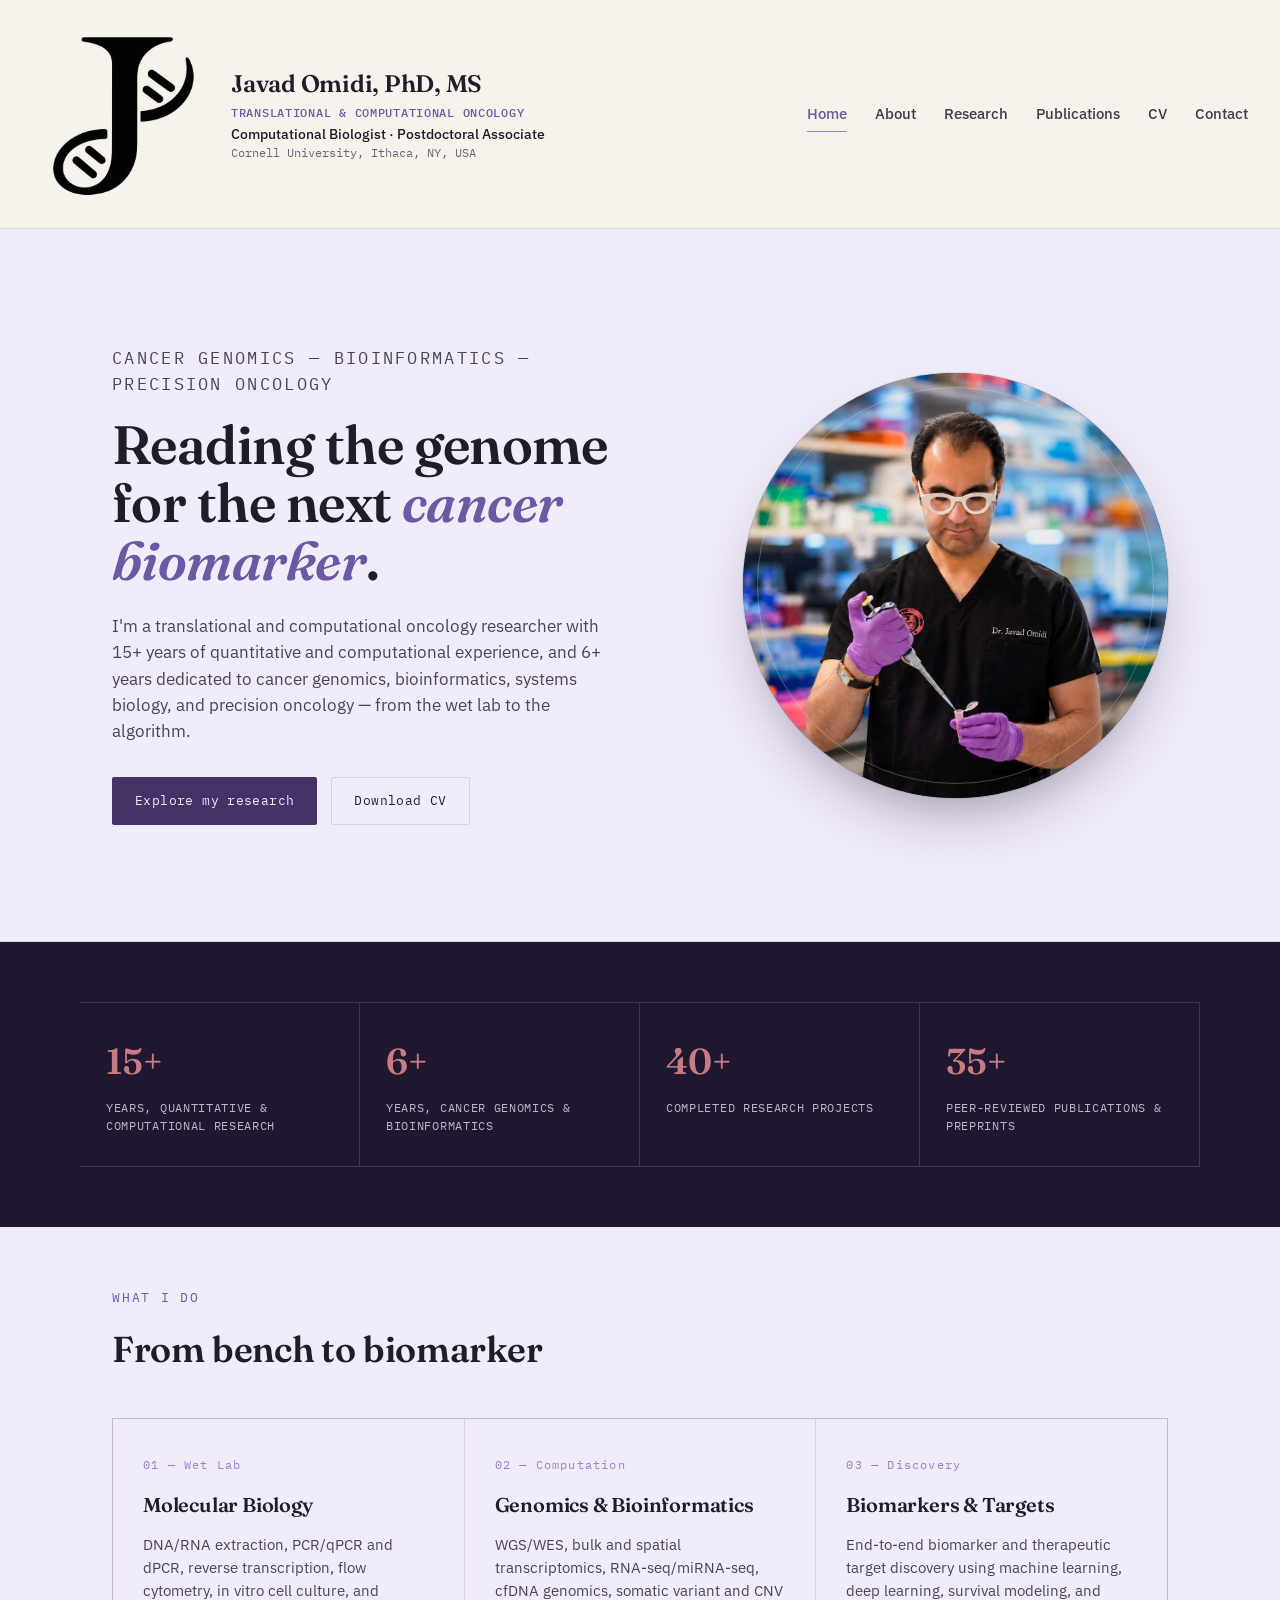
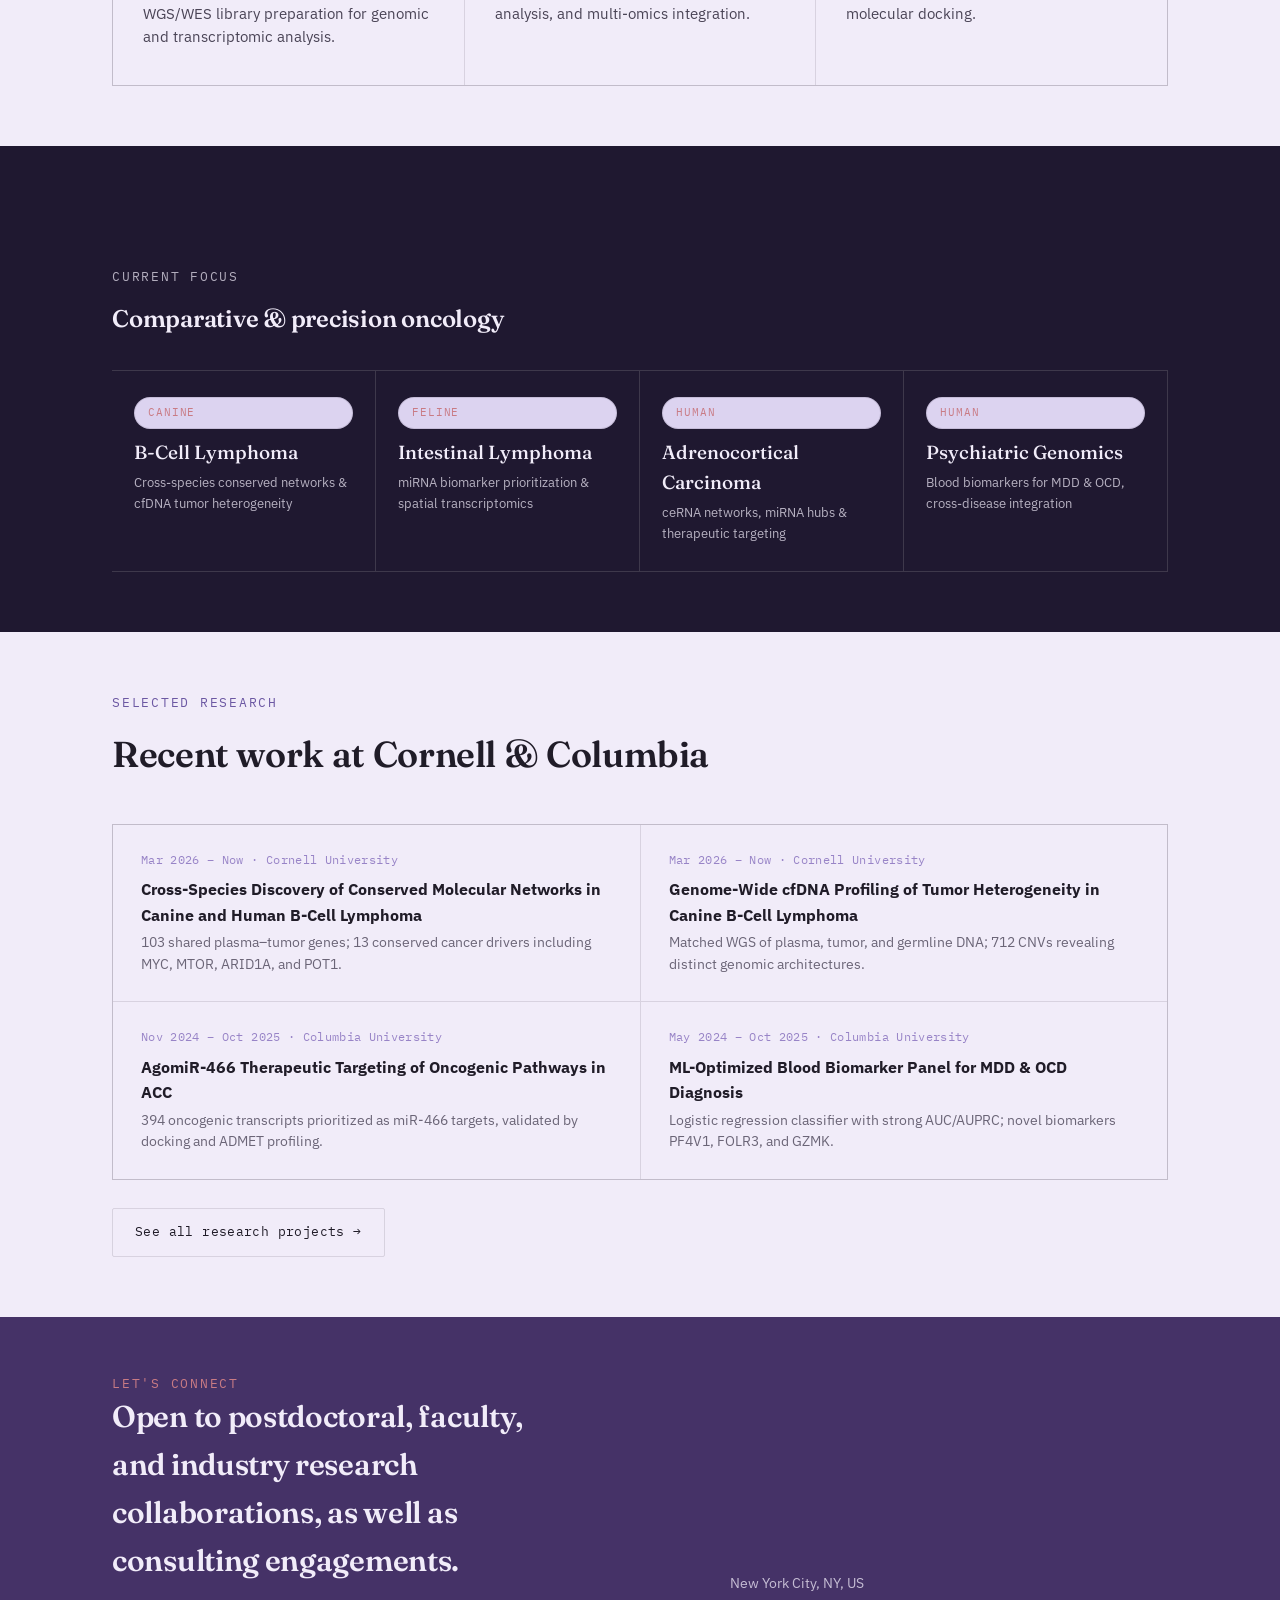
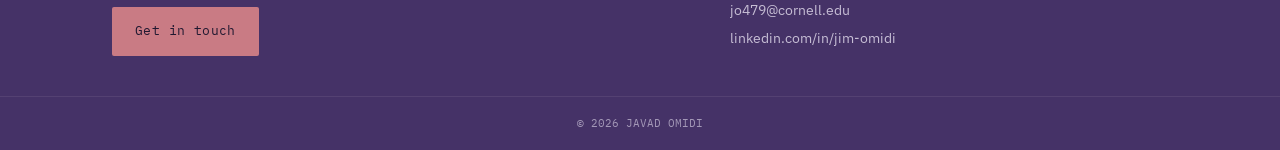
<file: index.html>
<!DOCTYPE html>
<html lang="en">
<head>
<meta charset="UTF-8">
<meta name="viewport" content="width=device-width, initial-scale=1.0">
<title>Javad Omidi, PhD — Translational &amp; Computational Oncology</title>
<meta name="description" content="Javad Omidi, PhD — Postdoctoral Associate at Columbia University / Cornell University. Cancer genomics, bioinformatics, biomarker discovery, and comparative oncology.">
<link rel="icon" type="image/png" sizes="32x32" href="favicon-32.png?v=4">
<link rel="icon" type="image/png" sizes="192x192" href="favicon-192.png?v=4">
<link rel="icon" type="image/png" sizes="512x512" href="favicon-512.png?v=4">
<link rel="icon" href="favicon.ico?v=4" sizes="any">
<link rel="apple-touch-icon" sizes="180x180" href="apple-touch-icon.png?v=4">
<link rel="stylesheet" href="css/style.css">
</head>
<body>

<nav>
  <div class="wrap">
    <a class="brand" href="index.html">
      <img src="images/logo.jpg" alt="Javad Omidi — logo">
      <div class="brand-text">
        <div class="brand-title">Javad Omidi, PhD, MS</div>
        <div class="brand-sub1">Translational &amp; Computational Oncology</div>
        <div class="brand-sub2">Computational Biologist &middot; Postdoctoral Associate</div>
        <div class="brand-sub3">Cornell University, Ithaca, NY, USA</div>
      </div>
    </a>
    <button class="nav-toggle" aria-label="Toggle menu"><span></span><span></span><span></span></button>
    <div class="nav-links">
      <a href="index.html" class="active">Home</a>
      <a href="about.html">About</a>
      <a href="research.html">Research</a>
      <a href="publications.html">Publications</a>
      <a href="cv.html">CV</a>
      <a href="contact.html">Contact</a>
    </div>
  </div>
</nav>

<section class="hero">
  <div class="wrap">
    <div>
      <p class="eyebrow">Cancer Genomics — Bioinformatics — Precision Oncology</p>
      <h1>Reading the genome for the next <em>cancer biomarker</em>.</h1>
      <p>I'm a translational and computational oncology researcher with 15+ years of quantitative and computational experience, and 6+ years dedicated to cancer genomics, bioinformatics, systems biology, and precision oncology — from the wet lab to the algorithm.</p>
      <div class="hero-cta">
        <a class="btn btn-primary" href="research.html">Explore my research</a>
        <a class="btn btn-ghost" href="files/Javad_Omidi_CV.pdf" target="_blank" rel="noopener">Download CV</a>
      </div>
    </div>
    <div class="scope home-slider" aria-label="Laboratory photo slideshow">
      <img class="scope-photo slide active" src="images/profile/home-1.jpg" alt="Javad Omidi performing pipetting in the laboratory">
      <img class="scope-photo slide" src="images/profile/home-2.jpg" alt="Javad Omidi in the laboratory">
      <img class="scope-photo slide" src="images/profile/home-3.jpg" alt="Javad Omidi conducting laboratory work">
      <div class="scope-ring"></div>
    </div>
  </div>
</section>

<section class="stat-strip">
  <div class="wrap" style="padding:0;">
    <div class="stat-row">
      <div class="stat"><div class="num">15+</div><div class="label">Years, Quantitative &amp; Computational Research</div></div>
      <div class="stat"><div class="num">6+</div><div class="label">Years, Cancer Genomics &amp; Bioinformatics</div></div>
      <div class="stat"><div class="num">40+</div><div class="label">Completed Research Projects</div></div>
      <div class="stat"><div class="num">35+</div><div class="label">Peer-Reviewed Publications &amp; Preprints</div></div>
    </div>
  </div>
</section>

<section>
  <div class="wrap">
    <div class="section-head">
      <p class="eyebrow">What I Do</p>
      <h2>From bench to biomarker</h2>
    </div>
    <div class="pillars">
      <div class="pillar">
        <div class="num">01 — Wet Lab</div>
        <h3>Molecular Biology</h3>
        <p>DNA/RNA extraction, PCR/qPCR and dPCR, reverse transcription, flow cytometry, in vitro cell culture, and WGS/WES library preparation for genomic and transcriptomic analysis.</p>
      </div>
      <div class="pillar">
        <div class="num">02 — Computation</div>
        <h3>Genomics &amp; Bioinformatics</h3>
        <p>WGS/WES, bulk and spatial transcriptomics, RNA-seq/miRNA-seq, cfDNA genomics, somatic variant and CNV analysis, and multi-omics integration.</p>
      </div>
      <div class="pillar">
        <div class="num">03 — Discovery</div>
        <h3>Biomarkers &amp; Targets</h3>
        <p>End-to-end biomarker and therapeutic target discovery using machine learning, deep learning, survival modeling, and molecular docking.</p>
      </div>
    </div>
  </div>
</section>

<section class="strip">
  <div class="wrap">
    <p class="eyebrow on-dark">Current Focus</p>
    <h2 style="margin-top:14px;">Comparative &amp; precision oncology</h2>
  </div>
  <div class="wrap" style="padding:0 32px;">
    <div class="species-row">
      <div class="species"><div class="tag">CANINE</div><h4>B-Cell Lymphoma</h4><p>Cross-species conserved networks &amp; cfDNA tumor heterogeneity</p></div>
      <div class="species"><div class="tag">FELINE</div><h4>Intestinal Lymphoma</h4><p>miRNA biomarker prioritization &amp; spatial transcriptomics</p></div>
      <div class="species"><div class="tag">HUMAN</div><h4>Adrenocortical Carcinoma</h4><p>ceRNA networks, miRNA hubs &amp; therapeutic targeting</p></div>
      <div class="species"><div class="tag">HUMAN</div><h4>Psychiatric Genomics</h4><p>Blood biomarkers for MDD &amp; OCD, cross-disease integration</p></div>
    </div>
  </div>
</section>

<section>
  <div class="wrap">
    <div class="section-head">
      <p class="eyebrow">Selected Research</p>
      <h2>Recent work at Cornell &amp; Columbia</h2>
    </div>
    <div class="cv-grid">
      <div class="cv-card">
        <div class="period">Mar 2026 – Now · Cornell University</div>
        <h4>Cross-Species Discovery of Conserved Molecular Networks in Canine and Human B-Cell Lymphoma</h4>
        <p>103 shared plasma–tumor genes; 13 conserved cancer drivers including MYC, MTOR, ARID1A, and POT1.</p>
      </div>
      <div class="cv-card">
        <div class="period">Mar 2026 – Now · Cornell University</div>
        <h4>Genome-Wide cfDNA Profiling of Tumor Heterogeneity in Canine B-Cell Lymphoma</h4>
        <p>Matched WGS of plasma, tumor, and germline DNA; 712 CNVs revealing distinct genomic architectures.</p>
      </div>
      <div class="cv-card">
        <div class="period">Nov 2024 – Oct 2025 · Columbia University</div>
        <h4>AgomiR-466 Therapeutic Targeting of Oncogenic Pathways in ACC</h4>
        <p>394 oncogenic transcripts prioritized as miR-466 targets, validated by docking and ADMET profiling.</p>
      </div>
      <div class="cv-card">
        <div class="period">May 2024 – Oct 2025 · Columbia University</div>
        <h4>ML-Optimized Blood Biomarker Panel for MDD &amp; OCD Diagnosis</h4>
        <p>Logistic regression classifier with strong AUC/AUPRC; novel biomarkers PF4V1, FOLR3, and GZMK.</p>
      </div>
    </div>
    <p style="margin-top:28px;"><a class="btn btn-ghost" href="research.html">See all research projects →</a></p>
  </div>
</section>

<footer id="join">
  <div class="wrap">
    <div>
      <p class="eyebrow" style="color:var(--eosin);">Let's Connect</p>
      <h2>Open to postdoctoral, faculty, and industry research collaborations, as well as consulting engagements.</h2>
      <a class="btn btn-primary" href="contact.html">Get in touch</a>
    </div>
    <div class="foot-meta">
      <div>New York City, NY, US</div>
      <div><a href="mailto:jo479@cornell.edu">jo479@cornell.edu</a></div>
      <div><a href="https://www.linkedin.com/in/jim-omidi" target="_blank" rel="noopener">linkedin.com/in/jim-omidi</a></div>
    </div>
  </div>
  <div class="foot-bottom">© 2026 JAVAD OMIDI</div>
</footer>

<script src="js/nav.js"></script>
</body>
</html>
</file>
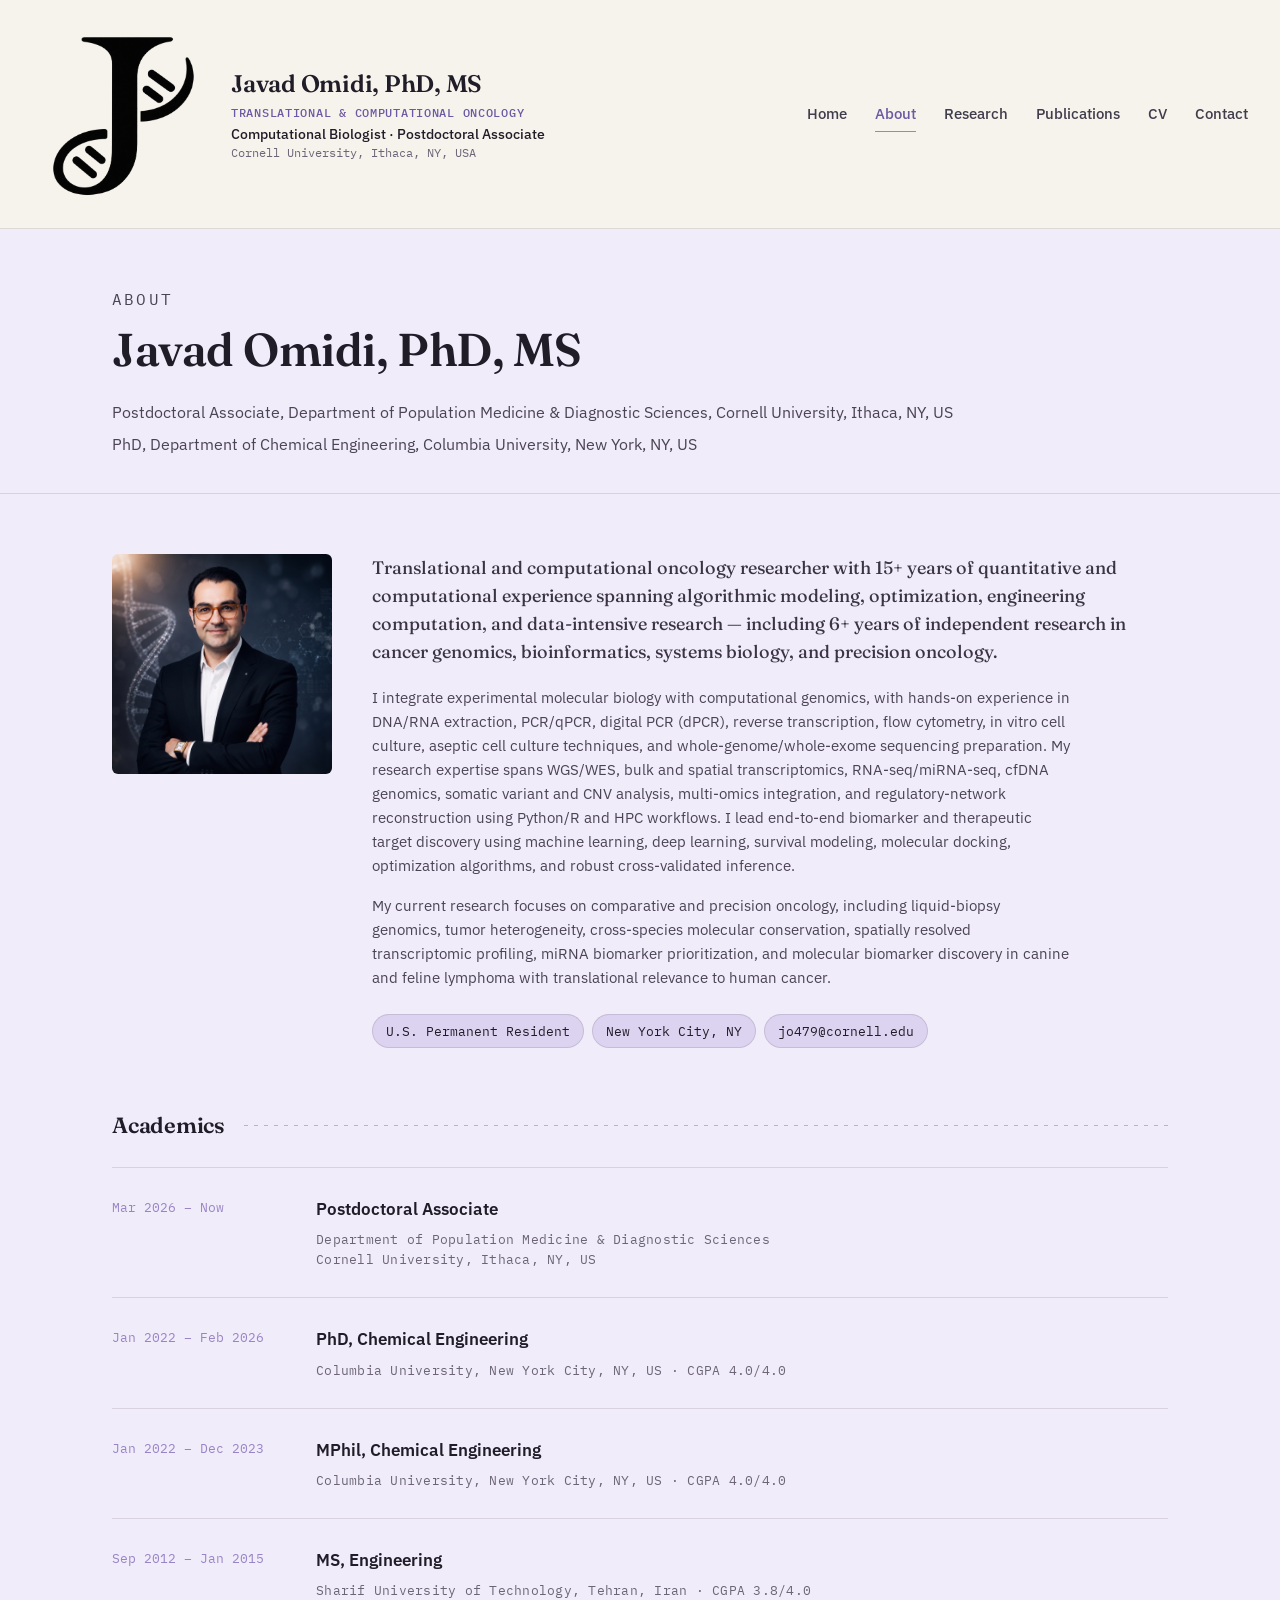
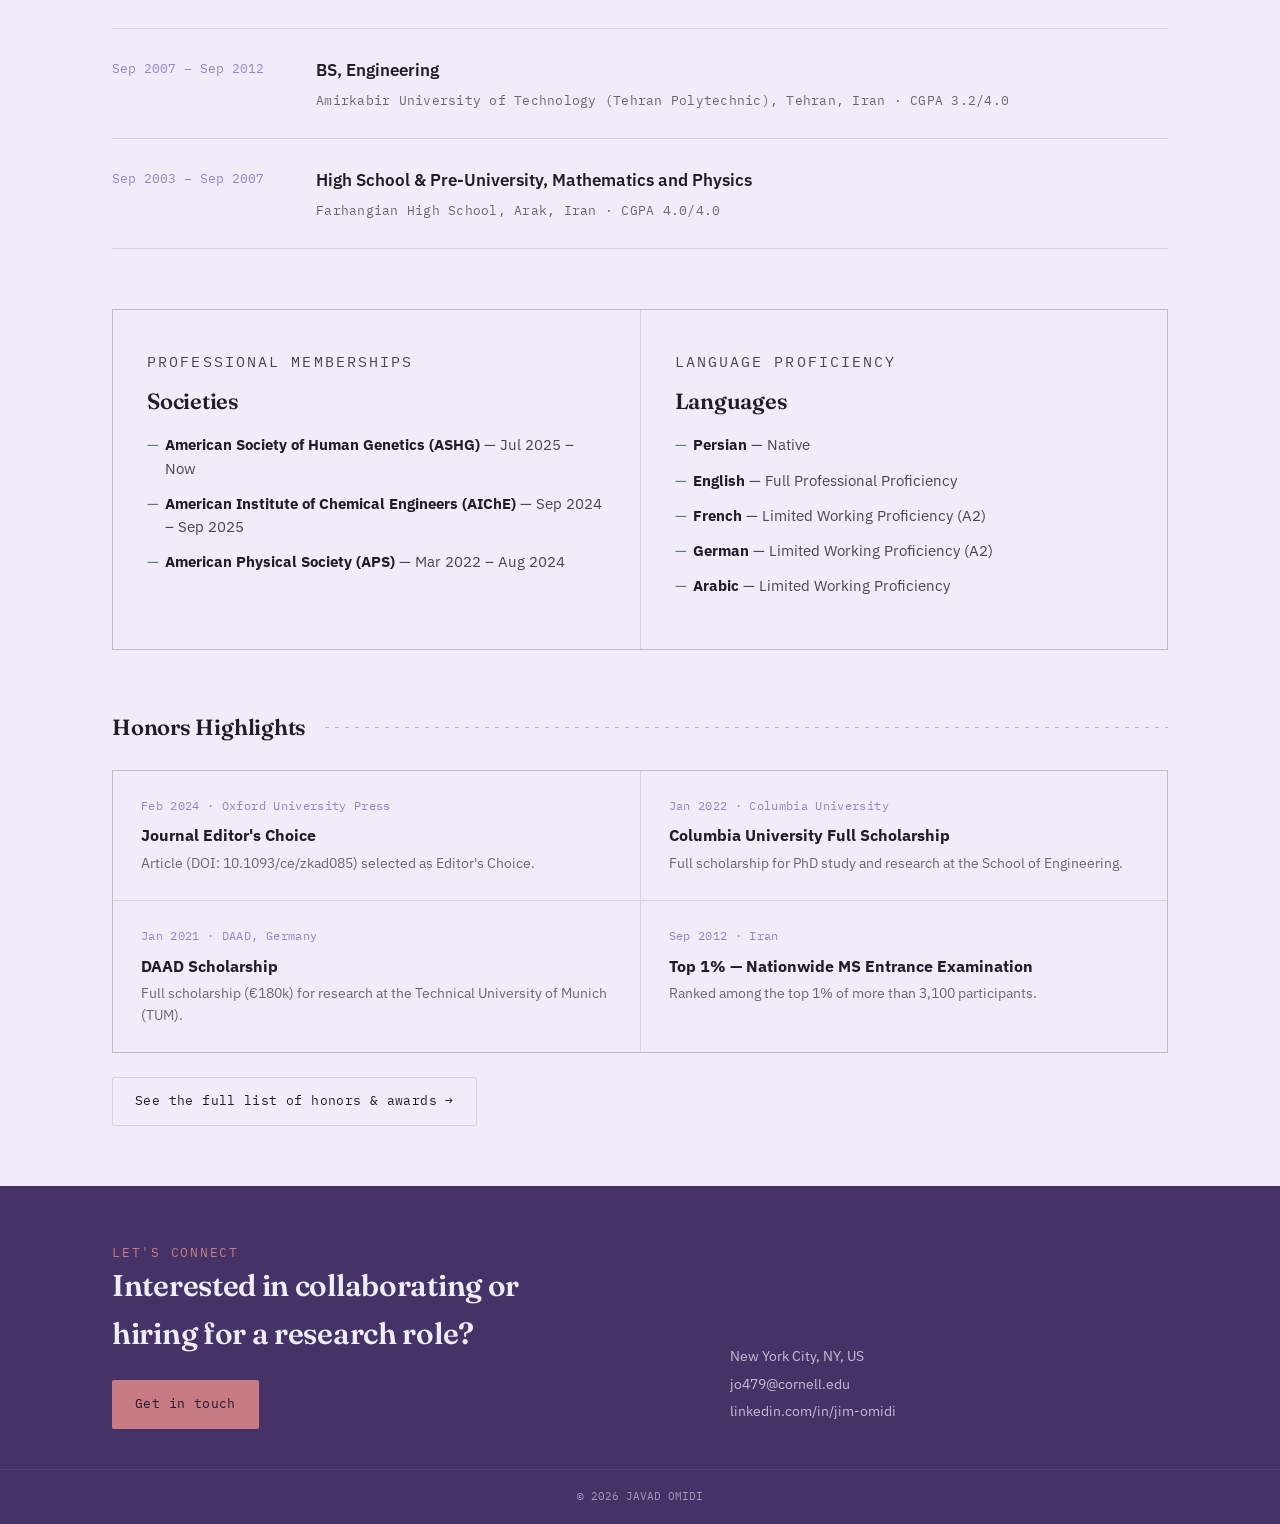
<file: about.html>
<!DOCTYPE html>
<html lang="en">
<head>
<meta charset="UTF-8">
<meta name="viewport" content="width=device-width, initial-scale=1.0">
<title>About — Javad Omidi, PhD</title>
<link rel="icon" type="image/png" sizes="32x32" href="favicon-32.png?v=4">
<link rel="icon" type="image/png" sizes="192x192" href="favicon-192.png?v=4">
<link rel="icon" type="image/png" sizes="512x512" href="favicon-512.png?v=4">
<link rel="icon" href="favicon.ico?v=4" sizes="any">
<link rel="apple-touch-icon" sizes="180x180" href="apple-touch-icon.png?v=4">
<link rel="stylesheet" href="css/style.css">
</head>
<body>

<nav>
  <div class="wrap">
    <a class="brand" href="index.html">
      <img src="images/logo.jpg" alt="Javad Omidi — logo">
      <div class="brand-text">
        <div class="brand-title">Javad Omidi, PhD, MS</div>
        <div class="brand-sub1">Translational &amp; Computational Oncology</div>
        <div class="brand-sub2">Computational Biologist &middot; Postdoctoral Associate</div>
        <div class="brand-sub3">Cornell University, Ithaca, NY, USA</div>
      </div>
    </a>
    <button class="nav-toggle" aria-label="Toggle menu"><span></span><span></span><span></span></button>
    <div class="nav-links">
      <a href="index.html">Home</a>
      <a href="about.html" class="active">About</a>
      <a href="research.html">Research</a>
      <a href="publications.html">Publications</a>
      <a href="cv.html">CV</a>
      <a href="contact.html">Contact</a>
    </div>
  </div>
</nav>

<header class="page-header">
  <div class="wrap">
    <p class="eyebrow">About</p>
    <h1>Javad Omidi, PhD, MS</h1>
    <p style="max-width:none;">Postdoctoral Associate, Department of Population Medicine &amp; Diagnostic Sciences, Cornell University, Ithaca, NY, US</p>
    <p style="margin-top:6px; max-width:none;">PhD, Department of Chemical Engineering, Columbia University, New York, NY, US</p>
  </div>
</header>

<section>
  <div class="wrap">
    <div class="profile-card">
      <div>
        <div class="profile-photo">
          <img src="images/profile/javad.jpg" alt="Javad Omidi" onerror="this.parentElement.innerHTML='&lt;span class=&quot;initials&quot;&gt;JO&lt;/span&gt;'">
        </div>
      </div>
      <div>
        <p class="about-lede">Translational and computational oncology researcher with 15+ years of quantitative and computational experience spanning algorithmic modeling, optimization, engineering computation, and data-intensive research — including 6+ years of independent research in cancer genomics, bioinformatics, systems biology, and precision oncology.</p>
        <p style="margin-top:20px; font-size:15px; color:#4a4456; max-width:700px;">I integrate experimental molecular biology with computational genomics, with hands-on experience in DNA/RNA extraction, PCR/qPCR, digital PCR (dPCR), reverse transcription, flow cytometry, in vitro cell culture, aseptic cell culture techniques, and whole-genome/whole-exome sequencing preparation. My research expertise spans WGS/WES, bulk and spatial transcriptomics, RNA-seq/miRNA-seq, cfDNA genomics, somatic variant and CNV analysis, multi-omics integration, and regulatory-network reconstruction using Python/R and HPC workflows. I lead end-to-end biomarker and therapeutic target discovery using machine learning, deep learning, survival modeling, molecular docking, optimization algorithms, and robust cross-validated inference.</p>
        <p style="margin-top:16px; font-size:15px; color:#4a4456; max-width:700px;">My current research focuses on comparative and precision oncology, including liquid-biopsy genomics, tumor heterogeneity, cross-species molecular conservation, spatially resolved transcriptomic profiling, miRNA biomarker prioritization, and molecular biomarker discovery in canine and feline lymphoma with translational relevance to human cancer.</p>
        <div class="tag-row" style="margin-top:24px;">
          <span class="tag">U.S. Permanent Resident</span>
          <span class="tag">New York City, NY</span>
          <span class="tag">jo479@cornell.edu</span>
        </div>
      </div>
    </div>
  </div>
</section>

<section style="padding-top:0;">
  <div class="wrap">
    <div class="sub-head"><h2>Academics</h2><div class="dots"></div></div>
    <div class="timeline">
      <div class="tl-item">
        <div class="period">Mar 2026 – Now</div>
        <div>
          <h4>Postdoctoral Associate</h4>
          <div class="org">Department of Population Medicine &amp; Diagnostic Sciences<br>Cornell University, Ithaca, NY, US</div>
        </div>
      </div>
      <div class="tl-item">
        <div class="period">Jan 2022 – Feb 2026</div>
        <div>
          <h4>PhD, Chemical Engineering</h4>
          <div class="org">Columbia University, New York City, NY, US · CGPA 4.0/4.0</div>
        </div>
      </div>
      <div class="tl-item">
        <div class="period">Jan 2022 – Dec 2023</div>
        <div>
          <h4>MPhil, Chemical Engineering</h4>
          <div class="org">Columbia University, New York City, NY, US · CGPA 4.0/4.0</div>
        </div>
      </div>
      <div class="tl-item">
        <div class="period">Sep 2012 – Jan 2015</div>
        <div>
          <h4>MS, Engineering</h4>
          <div class="org">Sharif University of Technology, Tehran, Iran · CGPA 3.8/4.0</div>
        </div>
      </div>
      <div class="tl-item">
        <div class="period">Sep 2007 – Sep 2012</div>
        <div>
          <h4>BS, Engineering</h4>
          <div class="org">Amirkabir University of Technology (Tehran Polytechnic), Tehran, Iran · CGPA 3.2/4.0</div>
        </div>
      </div>
      <div class="tl-item">
        <div class="period">Sep 2003 – Sep 2007</div>
        <div>
          <h4>High School &amp; Pre-University, Mathematics and Physics</h4>
          <div class="org">Farhangian High School, Arak, Iran · CGPA 4.0/4.0</div>
        </div>
      </div>
    </div>
  </div>
</section>

<section style="padding-top:0;">
  <div class="wrap">
    <div class="mvv-grid">
      <div class="mvv-card">
        <p class="eyebrow">Professional Memberships</p>
        <h3>Societies</h3>
        <ul>
          <li><b>American Society of Human Genetics (ASHG)</b> — Jul 2025 – Now</li>
          <li><b>American Institute of Chemical Engineers (AIChE)</b> — Sep 2024 – Sep 2025</li>
          <li><b>American Physical Society (APS)</b> — Mar 2022 – Aug 2024</li>
        </ul>
      </div>
      <div class="mvv-card">
        <p class="eyebrow">Language Proficiency</p>
        <h3>Languages</h3>
        <ul>
          <li><b>Persian</b> — Native</li>
          <li><b>English</b> — Full Professional Proficiency</li>
          <li><b>French</b> — Limited Working Proficiency (A2)</li>
          <li><b>German</b> — Limited Working Proficiency (A2)</li>
          <li><b>Arabic</b> — Limited Working Proficiency</li>
        </ul>
      </div>
    </div>
  </div>
</section>

<section style="padding-top:0;">
  <div class="wrap">
    <div class="sub-head"><h2>Honors Highlights</h2><div class="dots"></div></div>
    <div class="cv-grid">
      <div class="cv-card">
        <div class="period">Feb 2024 · Oxford University Press</div>
        <h4>Journal Editor's Choice</h4>
        <p>Article (DOI: 10.1093/ce/zkad085) selected as Editor's Choice.</p>
      </div>
      <div class="cv-card">
        <div class="period">Jan 2022 · Columbia University</div>
        <h4>Columbia University Full Scholarship</h4>
        <p>Full scholarship for PhD study and research at the School of Engineering.</p>
      </div>
      <div class="cv-card">
        <div class="period">Jan 2021 · DAAD, Germany</div>
        <h4>DAAD Scholarship</h4>
        <p>Full scholarship (€180k) for research at the Technical University of Munich (TUM).</p>
      </div>
      <div class="cv-card">
        <div class="period">Sep 2012 · Iran</div>
        <h4>Top 1% — Nationwide MS Entrance Examination</h4>
        <p>Ranked among the top 1% of more than 3,100 participants.</p>
      </div>
    </div>
    <p style="margin-top:24px;"><a class="btn btn-ghost" href="cv.html#awards">See the full list of honors &amp; awards →</a></p>
  </div>
</section>

<footer id="join">
  <div class="wrap">
    <div>
      <p class="eyebrow" style="color:var(--eosin);">Let's Connect</p>
      <h2>Interested in collaborating or hiring for a research role?</h2>
      <a class="btn btn-primary" href="contact.html">Get in touch</a>
    </div>
    <div class="foot-meta">
      <div>New York City, NY, US</div>
      <div><a href="mailto:jo479@cornell.edu">jo479@cornell.edu</a></div>
      <div><a href="https://www.linkedin.com/in/jim-omidi" target="_blank" rel="noopener">linkedin.com/in/jim-omidi</a></div>
    </div>
  </div>
  <div class="foot-bottom">© 2026 JAVAD OMIDI</div>
</footer>

<script src="js/nav.js"></script>
</body>
</html>
</file>
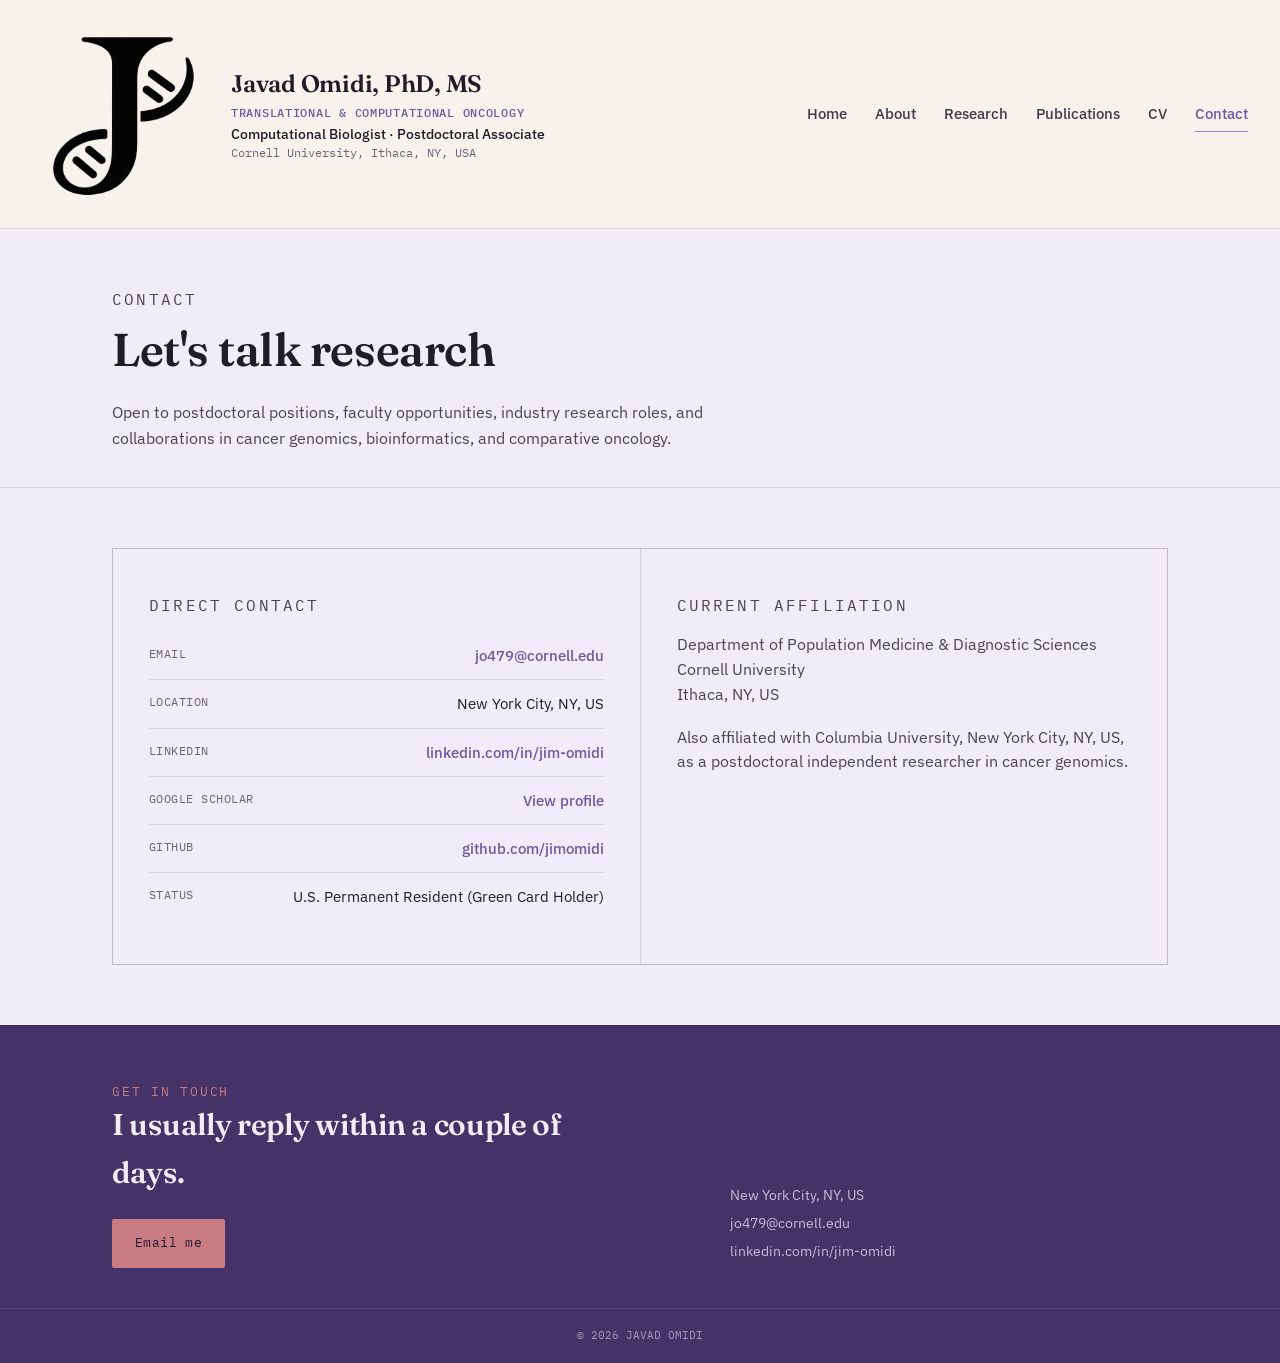
<file: contact.html>
<!DOCTYPE html>
<html lang="en">
<head>
<meta charset="UTF-8">
<meta name="viewport" content="width=device-width, initial-scale=1.0">
<title>Contact — Javad Omidi, PhD</title>
<link rel="icon" type="image/png" sizes="32x32" href="favicon-32.png?v=4">
<link rel="icon" type="image/png" sizes="192x192" href="favicon-192.png?v=4">
<link rel="icon" type="image/png" sizes="512x512" href="favicon-512.png?v=4">
<link rel="icon" href="favicon.ico?v=4" sizes="any">
<link rel="apple-touch-icon" sizes="180x180" href="apple-touch-icon.png?v=4">
<link rel="stylesheet" href="css/style.css">
</head>
<body>

<nav>
  <div class="wrap">
    <a class="brand" href="index.html">
      <img src="images/logo.jpg" alt="Javad Omidi — logo">
      <div class="brand-text">
        <div class="brand-title">Javad Omidi, PhD, MS</div>
        <div class="brand-sub1">Translational &amp; Computational Oncology</div>
        <div class="brand-sub2">Computational Biologist &middot; Postdoctoral Associate</div>
        <div class="brand-sub3">Cornell University, Ithaca, NY, USA</div>
      </div>
    </a>
    <button class="nav-toggle" aria-label="Toggle menu"><span></span><span></span><span></span></button>
    <div class="nav-links">
      <a href="index.html">Home</a>
      <a href="about.html">About</a>
      <a href="research.html">Research</a>
      <a href="publications.html">Publications</a>
      <a href="cv.html">CV</a>
      <a href="contact.html" class="active">Contact</a>
    </div>
  </div>
</nav>

<header class="page-header">
  <div class="wrap">
    <p class="eyebrow">Contact</p>
    <h1>Let's talk research</h1>
    <p>Open to postdoctoral positions, faculty opportunities, industry research roles, and collaborations in cancer genomics, bioinformatics, and comparative oncology.</p>
  </div>
</header>

<section>
  <div class="wrap">
    <div class="contact-grid">
      <div class="contact-card">
        <p class="eyebrow">Direct Contact</p>
        <div class="row"><span>Email</span><a href="mailto:jo479@cornell.edu">jo479@cornell.edu</a></div>
        <div class="row"><span>Location</span><span>New York City, NY, US</span></div>
        <div class="row"><span>LinkedIn</span><a href="https://www.linkedin.com/in/jim-omidi" target="_blank" rel="noopener">linkedin.com/in/jim-omidi</a></div>
        <div class="row"><span>Google Scholar</span><a href="https://scholar.google.com/citations?hl=en&user=js_0cNoAAAAJ&view_op=list_works&sortby=pubdate" target="_blank" rel="noopener">View profile</a></div>
        <div class="row"><span>GitHub</span><a href="https://github.com/jimomidi" target="_blank" rel="noopener">github.com/jimomidi</a></div>
        <div class="row"><span>Status</span><span>U.S. Permanent Resident (Green Card Holder)</span></div>
      </div>
      <div class="contact-card">
        <p class="eyebrow">Current Affiliation</p>
        <address>
          Department of Population Medicine &amp; Diagnostic Sciences<br>
          Cornell University<br>
          Ithaca, NY, US
        </address>
        <p style="margin-top:18px;">Also affiliated with Columbia University, New York City, NY, US, as a postdoctoral independent researcher in cancer genomics.</p>
      </div>
    </div>
  </div>
</section>

<footer id="join">
  <div class="wrap">
    <div>
      <p class="eyebrow" style="color:var(--eosin);">Get In Touch</p>
      <h2>I usually reply within a couple of days.</h2>
      <a class="btn btn-primary" href="mailto:jo479@cornell.edu">Email me</a>
    </div>
    <div class="foot-meta">
      <div>New York City, NY, US</div>
      <div><a href="mailto:jo479@cornell.edu">jo479@cornell.edu</a></div>
      <div><a href="https://www.linkedin.com/in/jim-omidi" target="_blank" rel="noopener">linkedin.com/in/jim-omidi</a></div>
    </div>
  </div>
  <div class="foot-bottom">© 2026 JAVAD OMIDI</div>
</footer>

<script src="js/nav.js"></script>
</body>
</html>
</file>
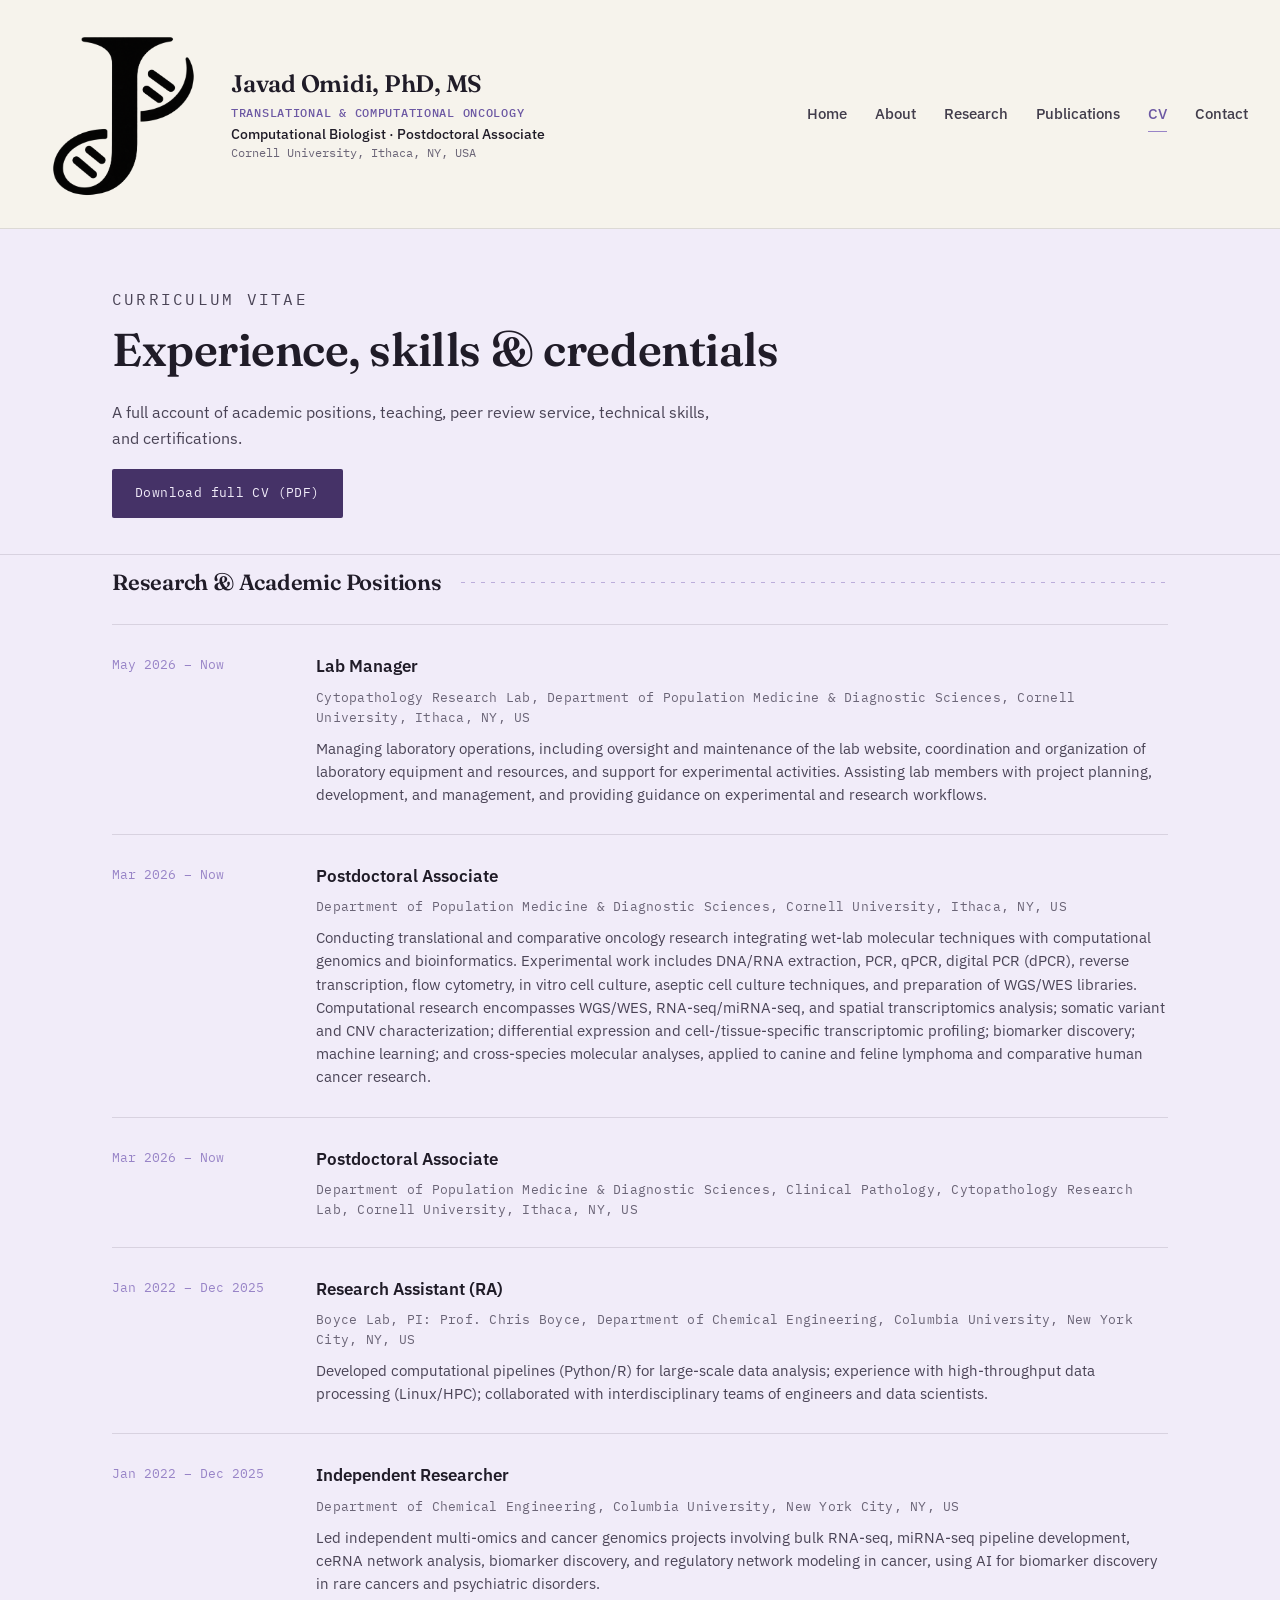
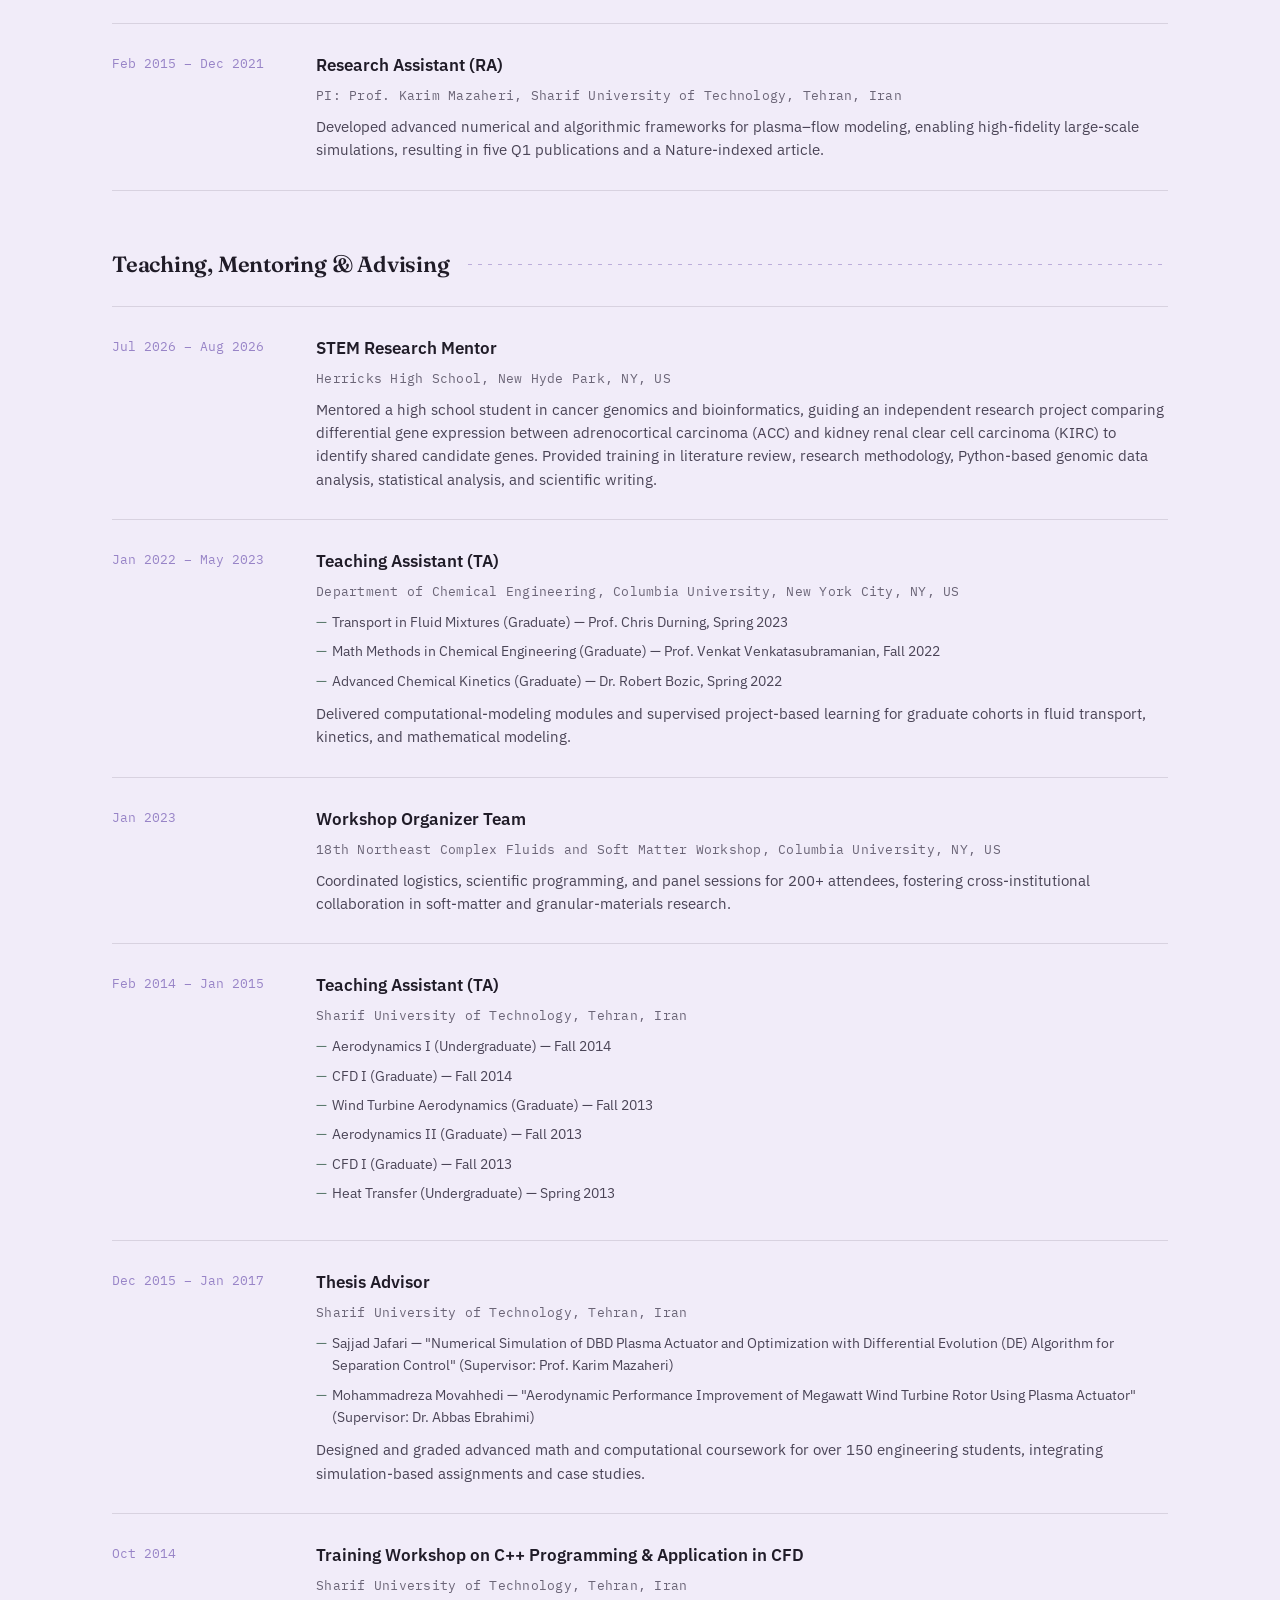
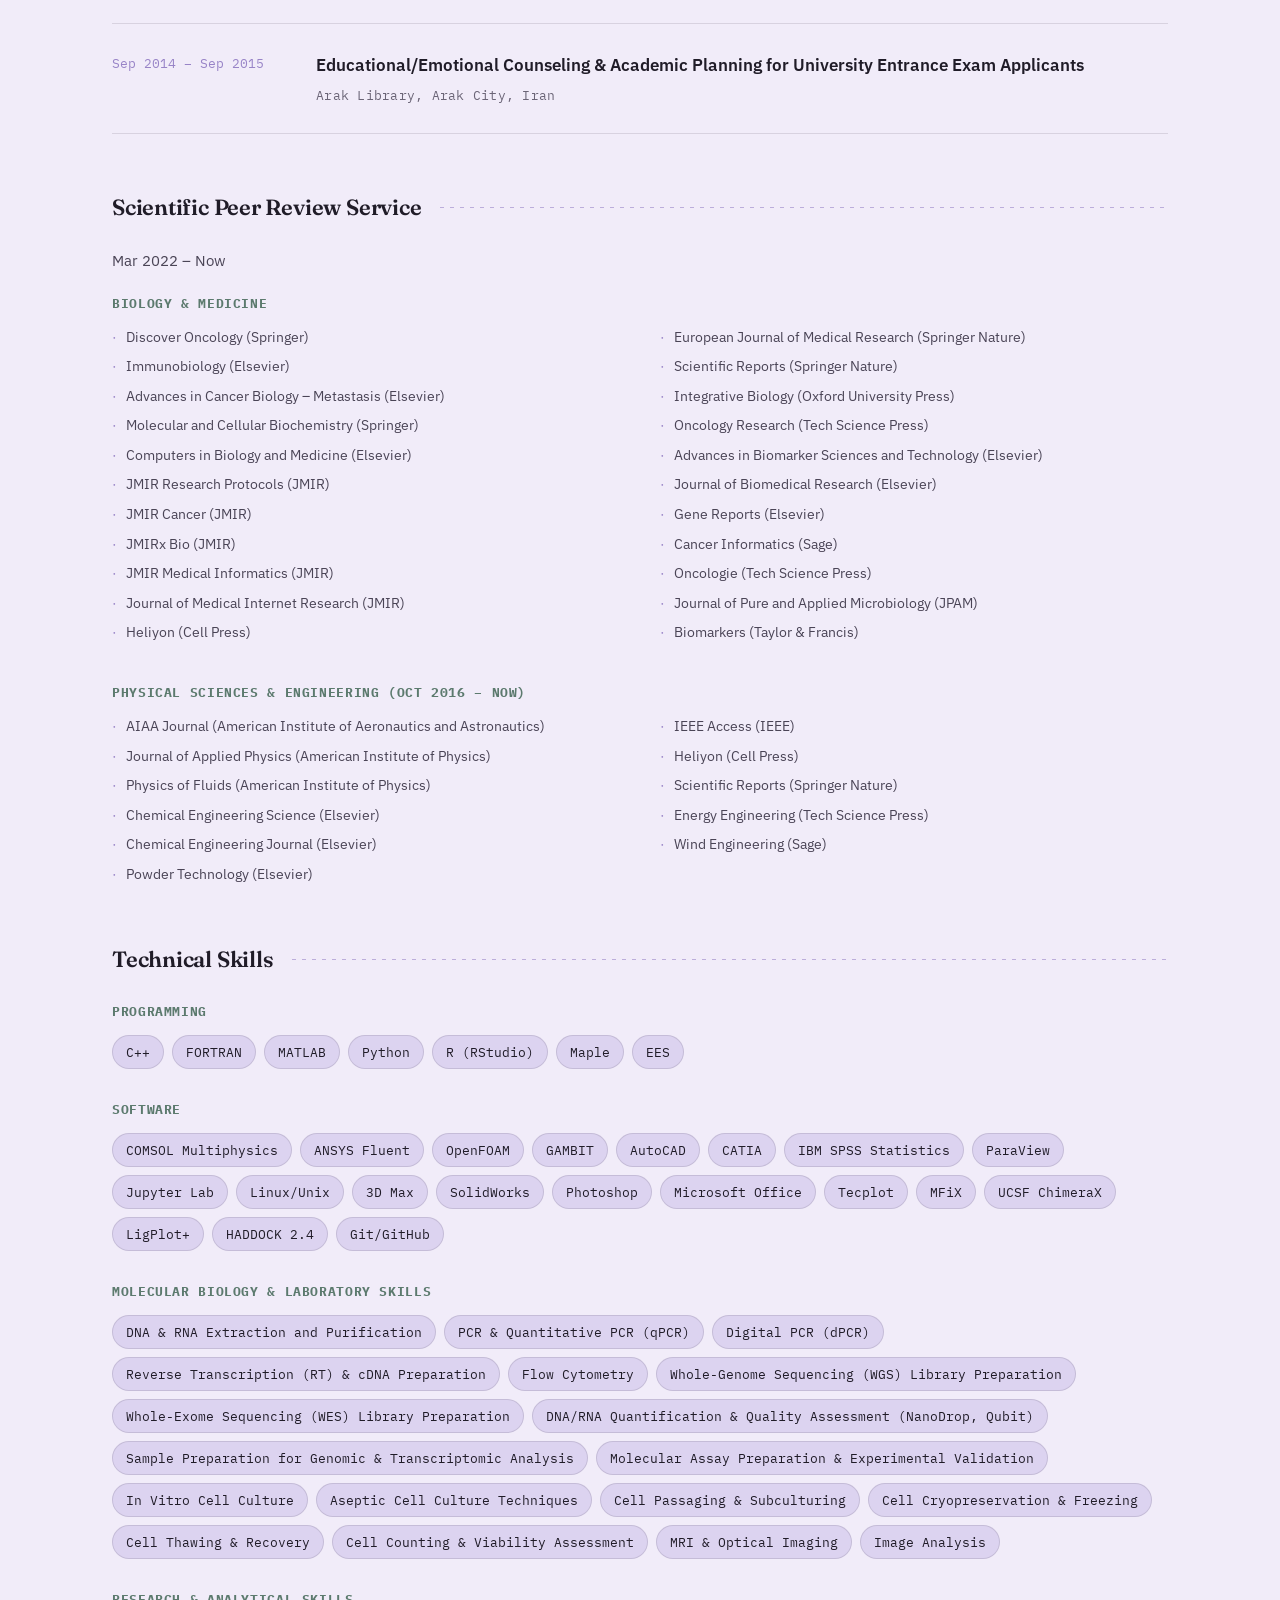
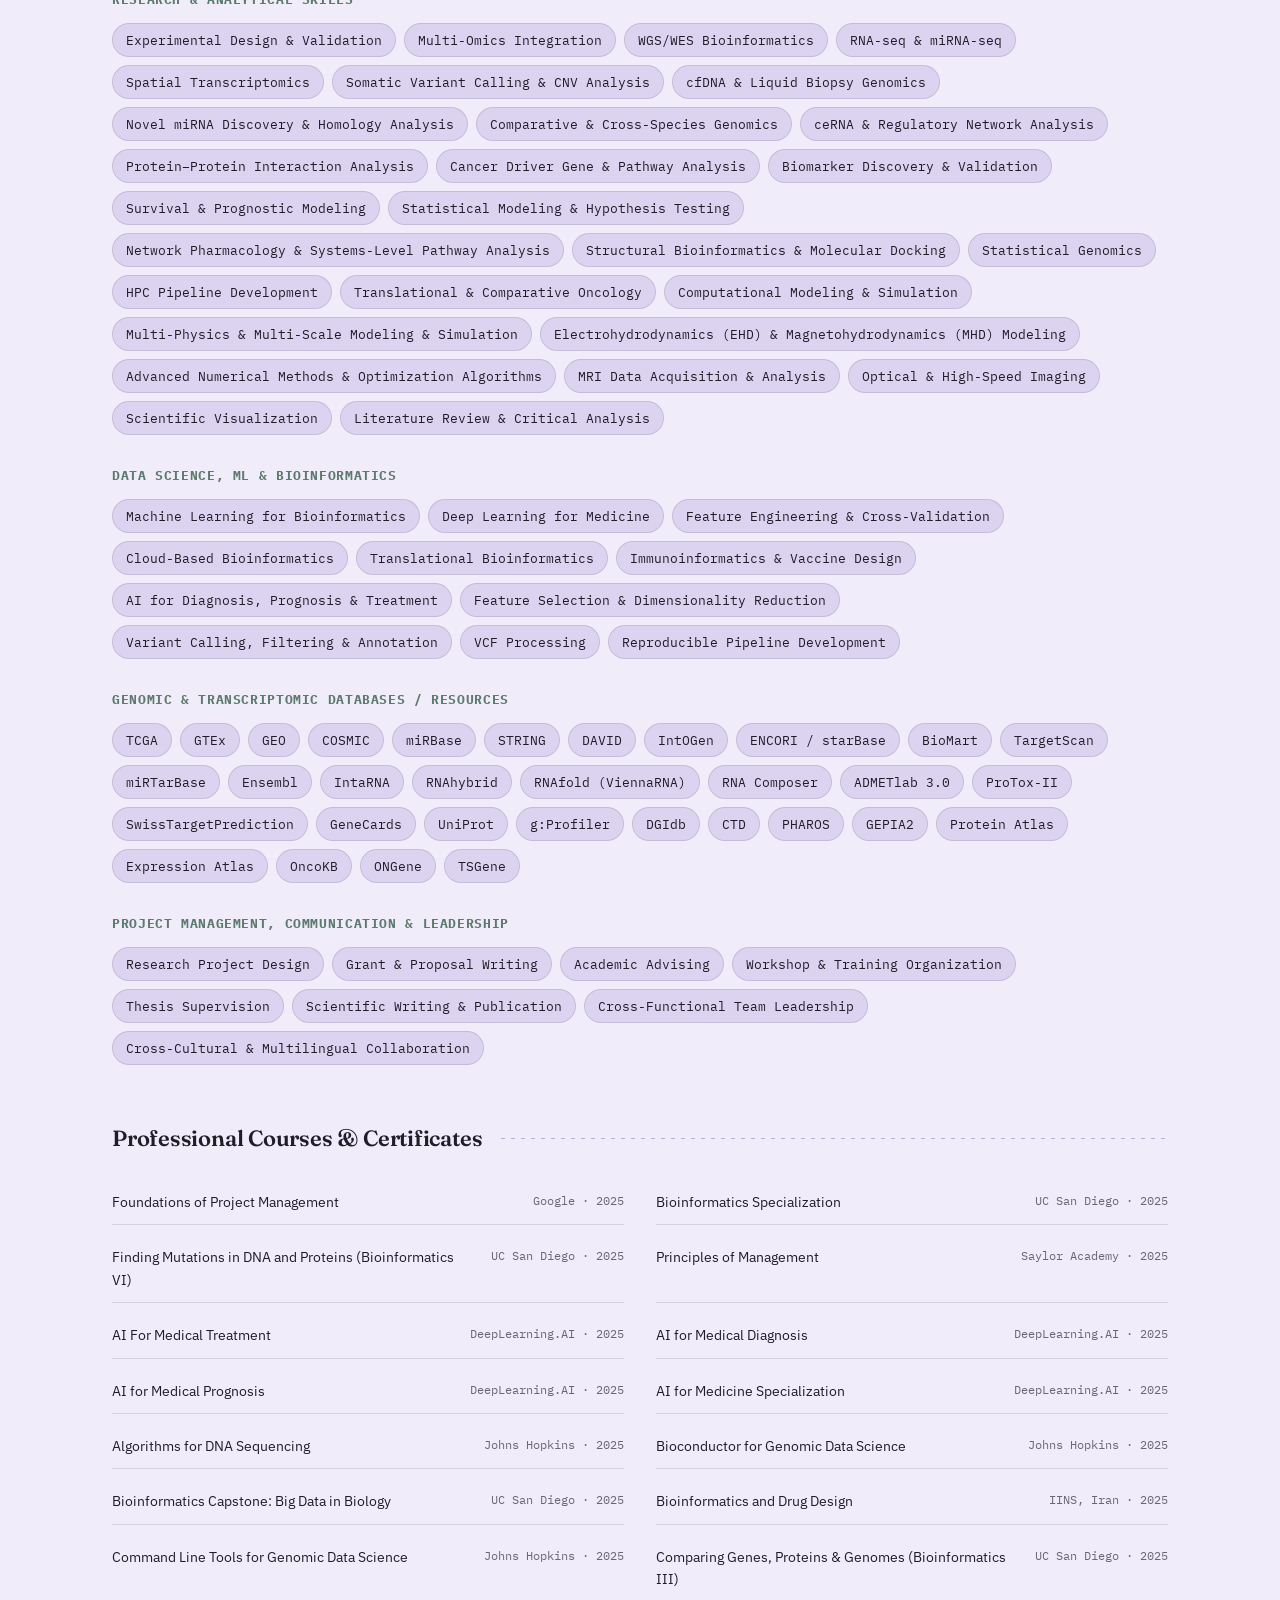
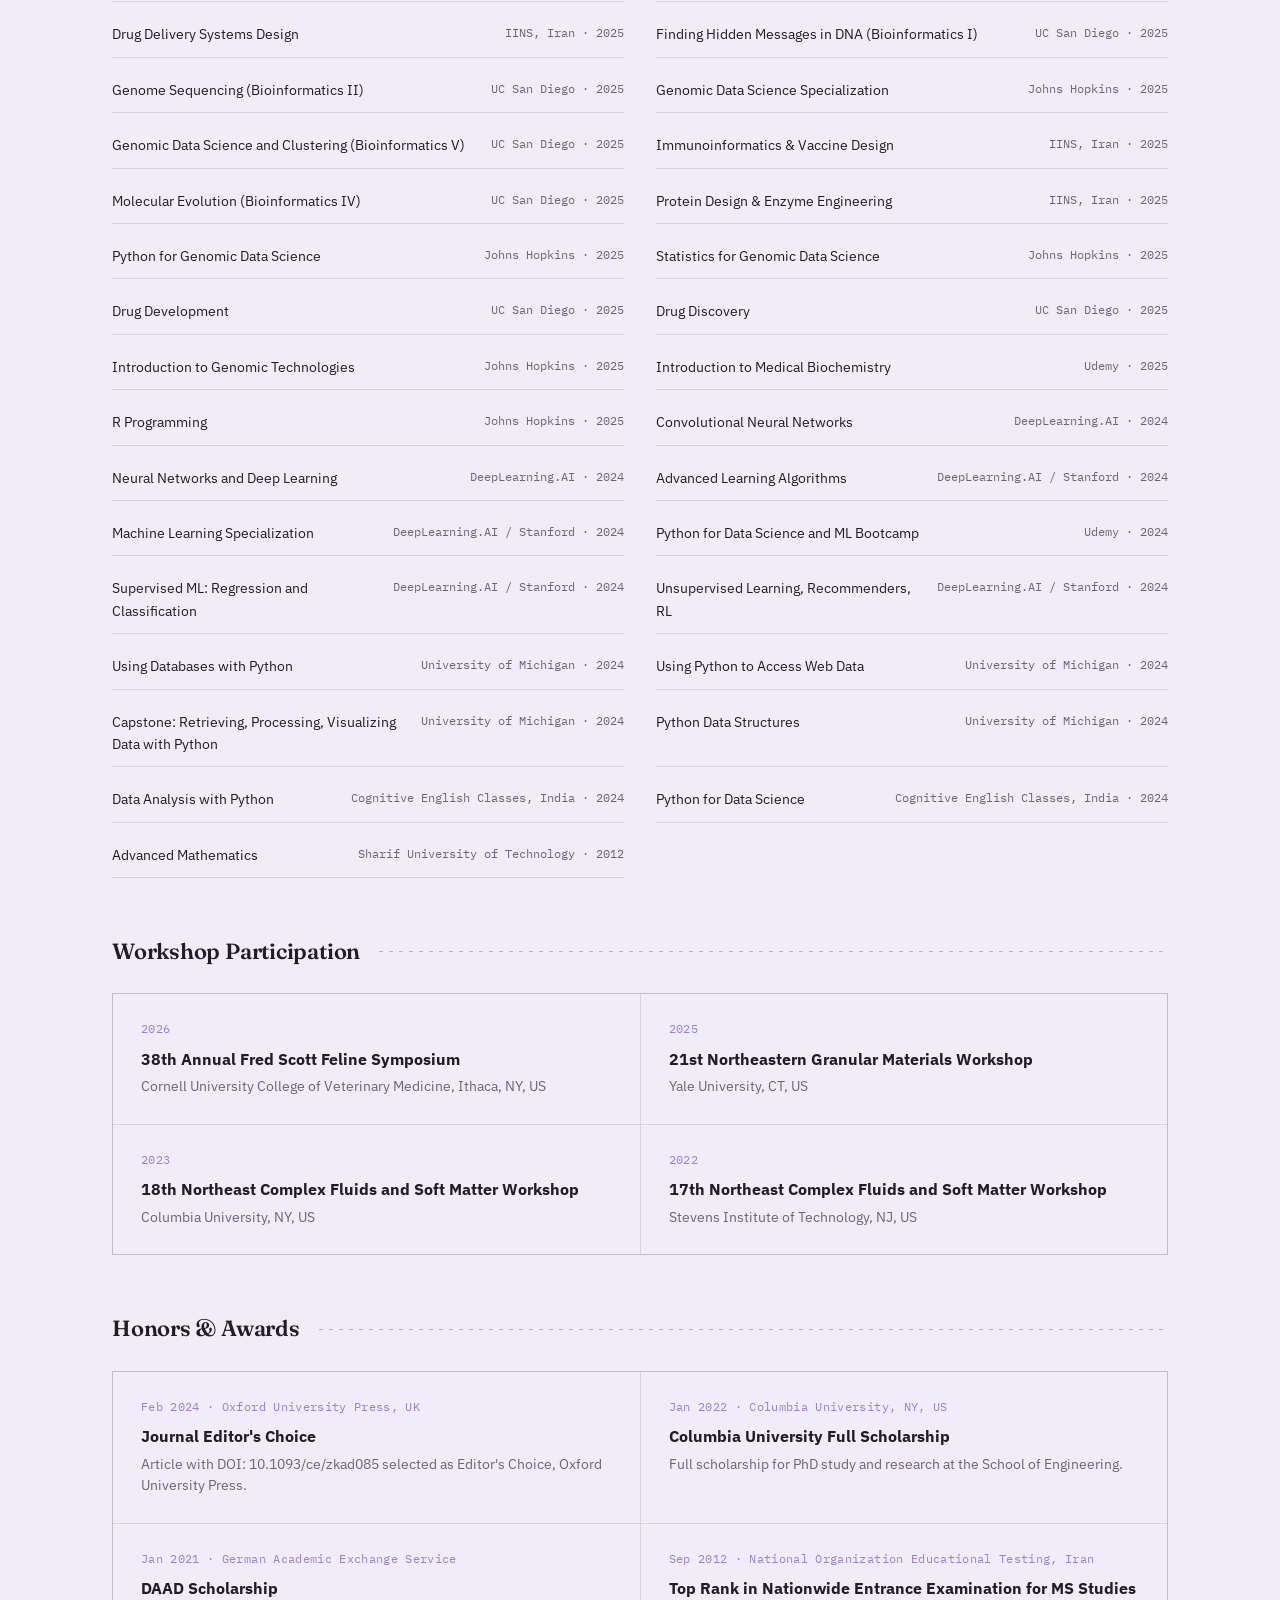
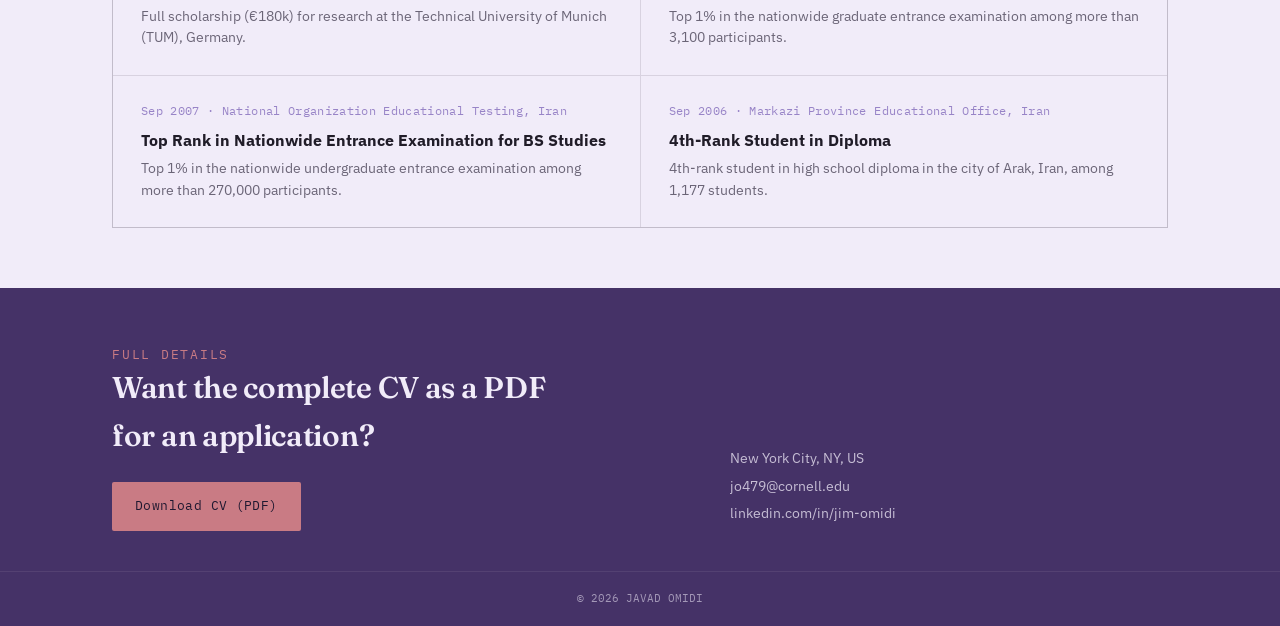
<file: cv.html>
<!DOCTYPE html>
<html lang="en">
<head>
<meta charset="UTF-8">
<meta name="viewport" content="width=device-width, initial-scale=1.0">
<title>CV — Javad Omidi, PhD</title>
<link rel="icon" type="image/png" sizes="32x32" href="favicon-32.png?v=4">
<link rel="icon" type="image/png" sizes="192x192" href="favicon-192.png?v=4">
<link rel="icon" type="image/png" sizes="512x512" href="favicon-512.png?v=4">
<link rel="icon" href="favicon.ico?v=4" sizes="any">
<link rel="apple-touch-icon" sizes="180x180" href="apple-touch-icon.png?v=4">
<link rel="stylesheet" href="css/style.css">
</head>
<body>

<nav>
  <div class="wrap">
    <a class="brand" href="index.html">
      <img src="images/logo.jpg" alt="Javad Omidi — logo">
      <div class="brand-text">
        <div class="brand-title">Javad Omidi, PhD, MS</div>
        <div class="brand-sub1">Translational &amp; Computational Oncology</div>
        <div class="brand-sub2">Computational Biologist &middot; Postdoctoral Associate</div>
        <div class="brand-sub3">Cornell University, Ithaca, NY, USA</div>
      </div>
    </a>
    <button class="nav-toggle" aria-label="Toggle menu"><span></span><span></span><span></span></button>
    <div class="nav-links">
      <a href="index.html">Home</a>
      <a href="about.html">About</a>
      <a href="research.html">Research</a>
      <a href="publications.html">Publications</a>
      <a href="cv.html" class="active">CV</a>
      <a href="contact.html">Contact</a>
    </div>
  </div>
</nav>

<header class="page-header">
  <div class="wrap">
    <p class="eyebrow">Curriculum Vitae</p>
    <h1>Experience, skills &amp; credentials</h1>
    <p>A full account of academic positions, teaching, peer review service, technical skills, and certifications.</p>
    <p style="margin-top:18px;"><a class="btn btn-primary" href="files/Javad_Omidi_CV.pdf" target="_blank" rel="noopener">Download full CV (PDF)</a></p>
  </div>
</header>

<section style="padding-top:10px;">
  <div class="wrap">

    <div class="sub-head" style="margin-top:0;"><h2>Research &amp; Academic Positions</h2><div class="dots"></div></div>
    <div class="timeline">
      <div class="tl-item">
        <div class="period">May 2026 – Now</div>
        <div>
          <h4>Lab Manager</h4>
          <div class="org">Cytopathology Research Lab, Department of Population Medicine &amp; Diagnostic Sciences, Cornell University, Ithaca, NY, US</div>
          <p class="desc">Managing laboratory operations, including oversight and maintenance of the lab website, coordination and organization of laboratory equipment and resources, and support for experimental activities. Assisting lab members with project planning, development, and management, and providing guidance on experimental and research workflows.</p>
        </div>
      </div>
      <div class="tl-item">
        <div class="period">Mar 2026 – Now</div>
        <div>
          <h4>Postdoctoral Associate</h4>
          <div class="org">Department of Population Medicine &amp; Diagnostic Sciences, Cornell University, Ithaca, NY, US</div>
          <p class="desc">Conducting translational and comparative oncology research integrating wet-lab molecular techniques with computational genomics and bioinformatics. Experimental work includes DNA/RNA extraction, PCR, qPCR, digital PCR (dPCR), reverse transcription, flow cytometry, in vitro cell culture, aseptic cell culture techniques, and preparation of WGS/WES libraries. Computational research encompasses WGS/WES, RNA-seq/miRNA-seq, and spatial transcriptomics analysis; somatic variant and CNV characterization; differential expression and cell-/tissue-specific transcriptomic profiling; biomarker discovery; machine learning; and cross-species molecular analyses, applied to canine and feline lymphoma and comparative human cancer research.</p>
        </div>
      </div>
      <div class="tl-item">
        <div class="period">Mar 2026 – Now</div>
        <div>
          <h4>Postdoctoral Associate</h4>
          <div class="org">Department of Population Medicine &amp; Diagnostic Sciences, Clinical Pathology, Cytopathology Research Lab, Cornell University, Ithaca, NY, US</div>
        </div>
      </div>
      <div class="tl-item">
        <div class="period">Jan 2022 – Dec 2025</div>
        <div>
          <h4>Research Assistant (RA)</h4>
          <div class="org">Boyce Lab, PI: Prof. Chris Boyce, Department of Chemical Engineering, Columbia University, New York City, NY, US</div>
          <p class="desc">Developed computational pipelines (Python/R) for large-scale data analysis; experience with high-throughput data processing (Linux/HPC); collaborated with interdisciplinary teams of engineers and data scientists.</p>
        </div>
      </div>
      <div class="tl-item">
        <div class="period">Jan 2022 – Dec 2025</div>
        <div>
          <h4>Independent Researcher</h4>
          <div class="org">Department of Chemical Engineering, Columbia University, New York City, NY, US</div>
          <p class="desc">Led independent multi-omics and cancer genomics projects involving bulk RNA-seq, miRNA-seq pipeline development, ceRNA network analysis, biomarker discovery, and regulatory network modeling in cancer, using AI for biomarker discovery in rare cancers and psychiatric disorders.</p>
        </div>
      </div>
      <div class="tl-item">
        <div class="period">Feb 2015 – Dec 2021</div>
        <div>
          <h4>Research Assistant (RA)</h4>
          <div class="org">PI: Prof. Karim Mazaheri, Sharif University of Technology, Tehran, Iran</div>
          <p class="desc">Developed advanced numerical and algorithmic frameworks for plasma–flow modeling, enabling high-fidelity large-scale simulations, resulting in five Q1 publications and a Nature-indexed article.</p>
        </div>
      </div>
    </div>

    <div class="sub-head"><h2>Teaching, Mentoring &amp; Advising</h2><div class="dots"></div></div>
    <div class="timeline">
      <div class="tl-item">
        <div class="period">Jul 2026 – Aug 2026</div>
        <div>
          <h4>STEM Research Mentor</h4>
          <div class="org">Herricks High School, New Hyde Park, NY, US</div>
          <p class="desc">Mentored a high school student in cancer genomics and bioinformatics, guiding an independent research project comparing differential gene expression between adrenocortical carcinoma (ACC) and kidney renal clear cell carcinoma (KIRC) to identify shared candidate genes. Provided training in literature review, research methodology, Python-based genomic data analysis, statistical analysis, and scientific writing.</p>
        </div>
      </div>
      <div class="tl-item">
        <div class="period">Jan 2022 – May 2023</div>
        <div>
          <h4>Teaching Assistant (TA)</h4>
          <div class="org">Department of Chemical Engineering, Columbia University, New York City, NY, US</div>
          <ul>
            <li>Transport in Fluid Mixtures (Graduate) — Prof. Chris Durning, Spring 2023</li>
            <li>Math Methods in Chemical Engineering (Graduate) — Prof. Venkat Venkatasubramanian, Fall 2022</li>
            <li>Advanced Chemical Kinetics (Graduate) — Dr. Robert Bozic, Spring 2022</li>
          </ul>
          <p class="desc">Delivered computational-modeling modules and supervised project-based learning for graduate cohorts in fluid transport, kinetics, and mathematical modeling.</p>
        </div>
      </div>
      <div class="tl-item">
        <div class="period">Jan 2023</div>
        <div>
          <h4>Workshop Organizer Team</h4>
          <div class="org">18th Northeast Complex Fluids and Soft Matter Workshop, Columbia University, NY, US</div>
          <p class="desc">Coordinated logistics, scientific programming, and panel sessions for 200+ attendees, fostering cross-institutional collaboration in soft-matter and granular-materials research.</p>
        </div>
      </div>
      <div class="tl-item">
        <div class="period">Feb 2014 – Jan 2015</div>
        <div>
          <h4>Teaching Assistant (TA)</h4>
          <div class="org">Sharif University of Technology, Tehran, Iran</div>
          <ul>
            <li>Aerodynamics I (Undergraduate) — Fall 2014</li>
            <li>CFD I (Graduate) — Fall 2014</li>
            <li>Wind Turbine Aerodynamics (Graduate) — Fall 2013</li>
            <li>Aerodynamics II (Graduate) — Fall 2013</li>
            <li>CFD I (Graduate) — Fall 2013</li>
            <li>Heat Transfer (Undergraduate) — Spring 2013</li>
          </ul>
        </div>
      </div>
      <div class="tl-item">
        <div class="period">Dec 2015 – Jan 2017</div>
        <div>
          <h4>Thesis Advisor</h4>
          <div class="org">Sharif University of Technology, Tehran, Iran</div>
          <ul>
            <li>Sajjad Jafari — "Numerical Simulation of DBD Plasma Actuator and Optimization with Differential Evolution (DE) Algorithm for Separation Control" (Supervisor: Prof. Karim Mazaheri)</li>
            <li>Mohammadreza Movahhedi — "Aerodynamic Performance Improvement of Megawatt Wind Turbine Rotor Using Plasma Actuator" (Supervisor: Dr. Abbas Ebrahimi)</li>
          </ul>
          <p class="desc">Designed and graded advanced math and computational coursework for over 150 engineering students, integrating simulation-based assignments and case studies.</p>
        </div>
      </div>
      <div class="tl-item">
        <div class="period">Oct 2014</div>
        <div>
          <h4>Training Workshop on C++ Programming &amp; Application in CFD</h4>
          <div class="org">Sharif University of Technology, Tehran, Iran</div>
        </div>
      </div>
      <div class="tl-item">
        <div class="period">Sep 2014 – Sep 2015</div>
        <div>
          <h4>Educational/Emotional Counseling &amp; Academic Planning for University Entrance Exam Applicants</h4>
          <div class="org">Arak Library, Arak City, Iran</div>
        </div>
      </div>
    </div>

    <div class="sub-head"><h2>Scientific Peer Review Service</h2><div class="dots"></div></div>
    <p style="font-size:14.5px; color:#4a4456; margin-bottom:20px;">Mar 2022 – Now</p>

    <div class="skill-block">
      <h4>Biology &amp; Medicine</h4>
      <ul class="two-col-list">
        <li>Discover Oncology (Springer)</li>
        <li>Immunobiology (Elsevier)</li>
        <li>Advances in Cancer Biology – Metastasis (Elsevier)</li>
        <li>Molecular and Cellular Biochemistry (Springer)</li>
        <li>Computers in Biology and Medicine (Elsevier)</li>
        <li>JMIR Research Protocols (JMIR)</li>
        <li>JMIR Cancer (JMIR)</li>
        <li>JMIRx Bio (JMIR)</li>
        <li>JMIR Medical Informatics (JMIR)</li>
        <li>Journal of Medical Internet Research (JMIR)</li>
        <li>Heliyon (Cell Press)</li>
        <li>European Journal of Medical Research (Springer Nature)</li>
        <li>Scientific Reports (Springer Nature)</li>
        <li>Integrative Biology (Oxford University Press)</li>
        <li>Oncology Research (Tech Science Press)</li>
        <li>Advances in Biomarker Sciences and Technology (Elsevier)</li>
        <li>Journal of Biomedical Research (Elsevier)</li>
        <li>Gene Reports (Elsevier)</li>
        <li>Cancer Informatics (Sage)</li>
        <li>Oncologie (Tech Science Press)</li>
        <li>Journal of Pure and Applied Microbiology (JPAM)</li>
        <li>Biomarkers (Taylor &amp; Francis)</li>
      </ul>
    </div>

    <div class="skill-block">
      <h4>Physical Sciences &amp; Engineering (Oct 2016 – Now)</h4>
      <ul class="two-col-list">
        <li>AIAA Journal (American Institute of Aeronautics and Astronautics)</li>
        <li>Journal of Applied Physics (American Institute of Physics)</li>
        <li>Physics of Fluids (American Institute of Physics)</li>
        <li>Chemical Engineering Science (Elsevier)</li>
        <li>Chemical Engineering Journal (Elsevier)</li>
        <li>Powder Technology (Elsevier)</li>
        <li>IEEE Access (IEEE)</li>
        <li>Heliyon (Cell Press)</li>
        <li>Scientific Reports (Springer Nature)</li>
        <li>Energy Engineering (Tech Science Press)</li>
        <li>Wind Engineering (Sage)</li>
      </ul>
    </div>

    <div class="sub-head"><h2>Technical Skills</h2><div class="dots"></div></div>

    <div class="skill-block">
      <h4>Programming</h4>
      <div class="tag-row">
        <span class="tag">C++</span><span class="tag">FORTRAN</span><span class="tag">MATLAB</span><span class="tag">Python</span><span class="tag">R (RStudio)</span><span class="tag">Maple</span><span class="tag">EES</span>
      </div>
    </div>
    <div class="skill-block">
      <h4>Software</h4>
      <div class="tag-row">
        <span class="tag">COMSOL Multiphysics</span><span class="tag">ANSYS Fluent</span><span class="tag">OpenFOAM</span><span class="tag">GAMBIT</span><span class="tag">AutoCAD</span><span class="tag">CATIA</span><span class="tag">IBM SPSS Statistics</span><span class="tag">ParaView</span><span class="tag">Jupyter Lab</span><span class="tag">Linux/Unix</span><span class="tag">3D Max</span><span class="tag">SolidWorks</span><span class="tag">Photoshop</span><span class="tag">Microsoft Office</span><span class="tag">Tecplot</span><span class="tag">MFiX</span><span class="tag">UCSF ChimeraX</span><span class="tag">LigPlot+</span><span class="tag">HADDOCK 2.4</span><span class="tag">Git/GitHub</span>
      </div>
    </div>
    <div class="skill-block">
      <h4>Molecular Biology &amp; Laboratory Skills</h4>
      <div class="tag-row">
        <span class="tag">DNA &amp; RNA Extraction and Purification</span><span class="tag">PCR &amp; Quantitative PCR (qPCR)</span><span class="tag">Digital PCR (dPCR)</span><span class="tag">Reverse Transcription (RT) &amp; cDNA Preparation</span><span class="tag">Flow Cytometry</span><span class="tag">Whole-Genome Sequencing (WGS) Library Preparation</span><span class="tag">Whole-Exome Sequencing (WES) Library Preparation</span><span class="tag">DNA/RNA Quantification &amp; Quality Assessment (NanoDrop, Qubit)</span><span class="tag">Sample Preparation for Genomic &amp; Transcriptomic Analysis</span><span class="tag">Molecular Assay Preparation &amp; Experimental Validation</span><span class="tag">In Vitro Cell Culture</span><span class="tag">Aseptic Cell Culture Techniques</span><span class="tag">Cell Passaging &amp; Subculturing</span><span class="tag">Cell Cryopreservation &amp; Freezing</span><span class="tag">Cell Thawing &amp; Recovery</span><span class="tag">Cell Counting &amp; Viability Assessment</span><span class="tag">MRI &amp; Optical Imaging</span><span class="tag">Image Analysis</span>
      </div>
    </div>
    <div class="skill-block">
      <h4>Research &amp; Analytical Skills</h4>
      <div class="tag-row">
        <span class="tag">Experimental Design &amp; Validation</span><span class="tag">Multi-Omics Integration</span><span class="tag">WGS/WES Bioinformatics</span><span class="tag">RNA-seq &amp; miRNA-seq</span><span class="tag">Spatial Transcriptomics</span><span class="tag">Somatic Variant Calling &amp; CNV Analysis</span><span class="tag">cfDNA &amp; Liquid Biopsy Genomics</span><span class="tag">Novel miRNA Discovery &amp; Homology Analysis</span><span class="tag">Comparative &amp; Cross-Species Genomics</span><span class="tag">ceRNA &amp; Regulatory Network Analysis</span><span class="tag">Protein–Protein Interaction Analysis</span><span class="tag">Cancer Driver Gene &amp; Pathway Analysis</span><span class="tag">Biomarker Discovery &amp; Validation</span><span class="tag">Survival &amp; Prognostic Modeling</span><span class="tag">Statistical Modeling &amp; Hypothesis Testing</span><span class="tag">Network Pharmacology &amp; Systems-Level Pathway Analysis</span><span class="tag">Structural Bioinformatics &amp; Molecular Docking</span><span class="tag">Statistical Genomics</span><span class="tag">HPC Pipeline Development</span><span class="tag">Translational &amp; Comparative Oncology</span><span class="tag">Computational Modeling &amp; Simulation</span><span class="tag">Multi-Physics &amp; Multi-Scale Modeling &amp; Simulation</span><span class="tag">Electrohydrodynamics (EHD) &amp; Magnetohydrodynamics (MHD) Modeling</span><span class="tag">Advanced Numerical Methods &amp; Optimization Algorithms</span><span class="tag">MRI Data Acquisition &amp; Analysis</span><span class="tag">Optical &amp; High-Speed Imaging</span><span class="tag">Scientific Visualization</span><span class="tag">Literature Review &amp; Critical Analysis</span>
      </div>
    </div>
    <div class="skill-block">
      <h4>Data Science, ML &amp; Bioinformatics</h4>
      <div class="tag-row">
        <span class="tag">Machine Learning for Bioinformatics</span><span class="tag">Deep Learning for Medicine</span><span class="tag">Feature Engineering &amp; Cross-Validation</span><span class="tag">Cloud-Based Bioinformatics</span><span class="tag">Translational Bioinformatics</span><span class="tag">Immunoinformatics &amp; Vaccine Design</span><span class="tag">AI for Diagnosis, Prognosis &amp; Treatment</span><span class="tag">Feature Selection &amp; Dimensionality Reduction</span><span class="tag">Variant Calling, Filtering &amp; Annotation</span><span class="tag">VCF Processing</span><span class="tag">Reproducible Pipeline Development</span>
      </div>
    </div>
    <div class="skill-block">
      <h4>Genomic &amp; Transcriptomic Databases / Resources</h4>
      <div class="tag-row">
        <span class="tag">TCGA</span><span class="tag">GTEx</span><span class="tag">GEO</span><span class="tag">COSMIC</span><span class="tag">miRBase</span><span class="tag">STRING</span><span class="tag">DAVID</span><span class="tag">IntOGen</span><span class="tag">ENCORI / starBase</span><span class="tag">BioMart</span><span class="tag">TargetScan</span><span class="tag">miRTarBase</span><span class="tag">Ensembl</span><span class="tag">IntaRNA</span><span class="tag">RNAhybrid</span><span class="tag">RNAfold (ViennaRNA)</span><span class="tag">RNA Composer</span><span class="tag">ADMETlab 3.0</span><span class="tag">ProTox-II</span><span class="tag">SwissTargetPrediction</span><span class="tag">GeneCards</span><span class="tag">UniProt</span><span class="tag">g:Profiler</span><span class="tag">DGIdb</span><span class="tag">CTD</span><span class="tag">PHAROS</span><span class="tag">GEPIA2</span><span class="tag">Protein Atlas</span><span class="tag">Expression Atlas</span><span class="tag">OncoKB</span><span class="tag">ONGene</span><span class="tag">TSGene</span>
      </div>
    </div>
    <div class="skill-block">
      <h4>Project Management, Communication &amp; Leadership</h4>
      <div class="tag-row">
        <span class="tag">Research Project Design</span><span class="tag">Grant &amp; Proposal Writing</span><span class="tag">Academic Advising</span><span class="tag">Workshop &amp; Training Organization</span><span class="tag">Thesis Supervision</span><span class="tag">Scientific Writing &amp; Publication</span><span class="tag">Cross-Functional Team Leadership</span><span class="tag">Cross-Cultural &amp; Multilingual Collaboration</span>
      </div>
    </div>

    <div class="sub-head"><h2>Professional Courses &amp; Certificates</h2><div class="dots"></div></div>
    <div class="course-grid">
      <div class="course-item"><span class="c-name">Foundations of Project Management</span><span class="c-org">Google · 2025</span></div>
      <div class="course-item"><span class="c-name">Bioinformatics Specialization</span><span class="c-org">UC San Diego · 2025</span></div>
      <div class="course-item"><span class="c-name">Finding Mutations in DNA and Proteins (Bioinformatics VI)</span><span class="c-org">UC San Diego · 2025</span></div>
      <div class="course-item"><span class="c-name">Principles of Management</span><span class="c-org">Saylor Academy · 2025</span></div>
      <div class="course-item"><span class="c-name">AI For Medical Treatment</span><span class="c-org">DeepLearning.AI · 2025</span></div>
      <div class="course-item"><span class="c-name">AI for Medical Diagnosis</span><span class="c-org">DeepLearning.AI · 2025</span></div>
      <div class="course-item"><span class="c-name">AI for Medical Prognosis</span><span class="c-org">DeepLearning.AI · 2025</span></div>
      <div class="course-item"><span class="c-name">AI for Medicine Specialization</span><span class="c-org">DeepLearning.AI · 2025</span></div>
      <div class="course-item"><span class="c-name">Algorithms for DNA Sequencing</span><span class="c-org">Johns Hopkins · 2025</span></div>
      <div class="course-item"><span class="c-name">Bioconductor for Genomic Data Science</span><span class="c-org">Johns Hopkins · 2025</span></div>
      <div class="course-item"><span class="c-name">Bioinformatics Capstone: Big Data in Biology</span><span class="c-org">UC San Diego · 2025</span></div>
      <div class="course-item"><span class="c-name">Bioinformatics and Drug Design</span><span class="c-org">IINS, Iran · 2025</span></div>
      <div class="course-item"><span class="c-name">Command Line Tools for Genomic Data Science</span><span class="c-org">Johns Hopkins · 2025</span></div>
      <div class="course-item"><span class="c-name">Comparing Genes, Proteins &amp; Genomes (Bioinformatics III)</span><span class="c-org">UC San Diego · 2025</span></div>
      <div class="course-item"><span class="c-name">Drug Delivery Systems Design</span><span class="c-org">IINS, Iran · 2025</span></div>
      <div class="course-item"><span class="c-name">Finding Hidden Messages in DNA (Bioinformatics I)</span><span class="c-org">UC San Diego · 2025</span></div>
      <div class="course-item"><span class="c-name">Genome Sequencing (Bioinformatics II)</span><span class="c-org">UC San Diego · 2025</span></div>
      <div class="course-item"><span class="c-name">Genomic Data Science Specialization</span><span class="c-org">Johns Hopkins · 2025</span></div>
      <div class="course-item"><span class="c-name">Genomic Data Science and Clustering (Bioinformatics V)</span><span class="c-org">UC San Diego · 2025</span></div>
      <div class="course-item"><span class="c-name">Immunoinformatics &amp; Vaccine Design</span><span class="c-org">IINS, Iran · 2025</span></div>
      <div class="course-item"><span class="c-name">Molecular Evolution (Bioinformatics IV)</span><span class="c-org">UC San Diego · 2025</span></div>
      <div class="course-item"><span class="c-name">Protein Design &amp; Enzyme Engineering</span><span class="c-org">IINS, Iran · 2025</span></div>
      <div class="course-item"><span class="c-name">Python for Genomic Data Science</span><span class="c-org">Johns Hopkins · 2025</span></div>
      <div class="course-item"><span class="c-name">Statistics for Genomic Data Science</span><span class="c-org">Johns Hopkins · 2025</span></div>
      <div class="course-item"><span class="c-name">Drug Development</span><span class="c-org">UC San Diego · 2025</span></div>
      <div class="course-item"><span class="c-name">Drug Discovery</span><span class="c-org">UC San Diego · 2025</span></div>
      <div class="course-item"><span class="c-name">Introduction to Genomic Technologies</span><span class="c-org">Johns Hopkins · 2025</span></div>
      <div class="course-item"><span class="c-name">Introduction to Medical Biochemistry</span><span class="c-org">Udemy · 2025</span></div>
      <div class="course-item"><span class="c-name">R Programming</span><span class="c-org">Johns Hopkins · 2025</span></div>
      <div class="course-item"><span class="c-name">Convolutional Neural Networks</span><span class="c-org">DeepLearning.AI · 2024</span></div>
      <div class="course-item"><span class="c-name">Neural Networks and Deep Learning</span><span class="c-org">DeepLearning.AI · 2024</span></div>
      <div class="course-item"><span class="c-name">Advanced Learning Algorithms</span><span class="c-org">DeepLearning.AI / Stanford · 2024</span></div>
      <div class="course-item"><span class="c-name">Machine Learning Specialization</span><span class="c-org">DeepLearning.AI / Stanford · 2024</span></div>
      <div class="course-item"><span class="c-name">Python for Data Science and ML Bootcamp</span><span class="c-org">Udemy · 2024</span></div>
      <div class="course-item"><span class="c-name">Supervised ML: Regression and Classification</span><span class="c-org">DeepLearning.AI / Stanford · 2024</span></div>
      <div class="course-item"><span class="c-name">Unsupervised Learning, Recommenders, RL</span><span class="c-org">DeepLearning.AI / Stanford · 2024</span></div>
      <div class="course-item"><span class="c-name">Using Databases with Python</span><span class="c-org">University of Michigan · 2024</span></div>
      <div class="course-item"><span class="c-name">Using Python to Access Web Data</span><span class="c-org">University of Michigan · 2024</span></div>
      <div class="course-item"><span class="c-name">Capstone: Retrieving, Processing, Visualizing Data with Python</span><span class="c-org">University of Michigan · 2024</span></div>
      <div class="course-item"><span class="c-name">Python Data Structures</span><span class="c-org">University of Michigan · 2024</span></div>
      <div class="course-item"><span class="c-name">Data Analysis with Python</span><span class="c-org">Cognitive English Classes, India · 2024</span></div>
      <div class="course-item"><span class="c-name">Python for Data Science</span><span class="c-org">Cognitive English Classes, India · 2024</span></div>
      <div class="course-item"><span class="c-name">Advanced Mathematics</span><span class="c-org">Sharif University of Technology · 2012</span></div>
    </div>

    <div class="sub-head"><h2>Workshop Participation</h2><div class="dots"></div></div>
    <div class="cv-grid">
      <div class="cv-card">
        <div class="period">2026</div>
        <h4>38th Annual Fred Scott Feline Symposium</h4>
        <p>Cornell University College of Veterinary Medicine, Ithaca, NY, US</p>
      </div>
      <div class="cv-card">
        <div class="period">2025</div>
        <h4>21st Northeastern Granular Materials Workshop</h4>
        <p>Yale University, CT, US</p>
      </div>
      <div class="cv-card">
        <div class="period">2023</div>
        <h4>18th Northeast Complex Fluids and Soft Matter Workshop</h4>
        <p>Columbia University, NY, US</p>
      </div>
      <div class="cv-card">
        <div class="period">2022</div>
        <h4>17th Northeast Complex Fluids and Soft Matter Workshop</h4>
        <p>Stevens Institute of Technology, NJ, US</p>
      </div>
    </div>

    <div id="awards" class="sub-head"><h2>Honors &amp; Awards</h2><div class="dots"></div></div>
    <div class="cv-grid">
      <div class="cv-card">
        <div class="period">Feb 2024 · Oxford University Press, UK</div>
        <h4>Journal Editor's Choice</h4>
        <p>Article with DOI: 10.1093/ce/zkad085 selected as Editor's Choice, Oxford University Press.</p>
      </div>
      <div class="cv-card">
        <div class="period">Jan 2022 · Columbia University, NY, US</div>
        <h4>Columbia University Full Scholarship</h4>
        <p>Full scholarship for PhD study and research at the School of Engineering.</p>
      </div>
      <div class="cv-card">
        <div class="period">Jan 2021 · German Academic Exchange Service</div>
        <h4>DAAD Scholarship</h4>
        <p>Full scholarship (€180k) for research at the Technical University of Munich (TUM), Germany.</p>
      </div>
      <div class="cv-card">
        <div class="period">Sep 2012 · National Organization Educational Testing, Iran</div>
        <h4>Top Rank in Nationwide Entrance Examination for MS Studies</h4>
        <p>Top 1% in the nationwide graduate entrance examination among more than 3,100 participants.</p>
      </div>
      <div class="cv-card">
        <div class="period">Sep 2007 · National Organization Educational Testing, Iran</div>
        <h4>Top Rank in Nationwide Entrance Examination for BS Studies</h4>
        <p>Top 1% in the nationwide undergraduate entrance examination among more than 270,000 participants.</p>
      </div>
      <div class="cv-card">
        <div class="period">Sep 2006 · Markazi Province Educational Office, Iran</div>
        <h4>4th-Rank Student in Diploma</h4>
        <p>4th-rank student in high school diploma in the city of Arak, Iran, among 1,177 students.</p>
      </div>
    </div>

  </div>
</section>

<footer id="join">
  <div class="wrap">
    <div>
      <p class="eyebrow" style="color:var(--eosin);">Full Details</p>
      <h2>Want the complete CV as a PDF for an application?</h2>
      <a class="btn btn-primary" href="files/Javad_Omidi_CV.pdf" target="_blank" rel="noopener">Download CV (PDF)</a>
    </div>
    <div class="foot-meta">
      <div>New York City, NY, US</div>
      <div><a href="mailto:jo479@cornell.edu">jo479@cornell.edu</a></div>
      <div><a href="https://www.linkedin.com/in/jim-omidi" target="_blank" rel="noopener">linkedin.com/in/jim-omidi</a></div>
    </div>
  </div>
  <div class="foot-bottom">© 2026 JAVAD OMIDI</div>
</footer>

<script src="js/nav.js"></script>
</body>
</html>
</file>
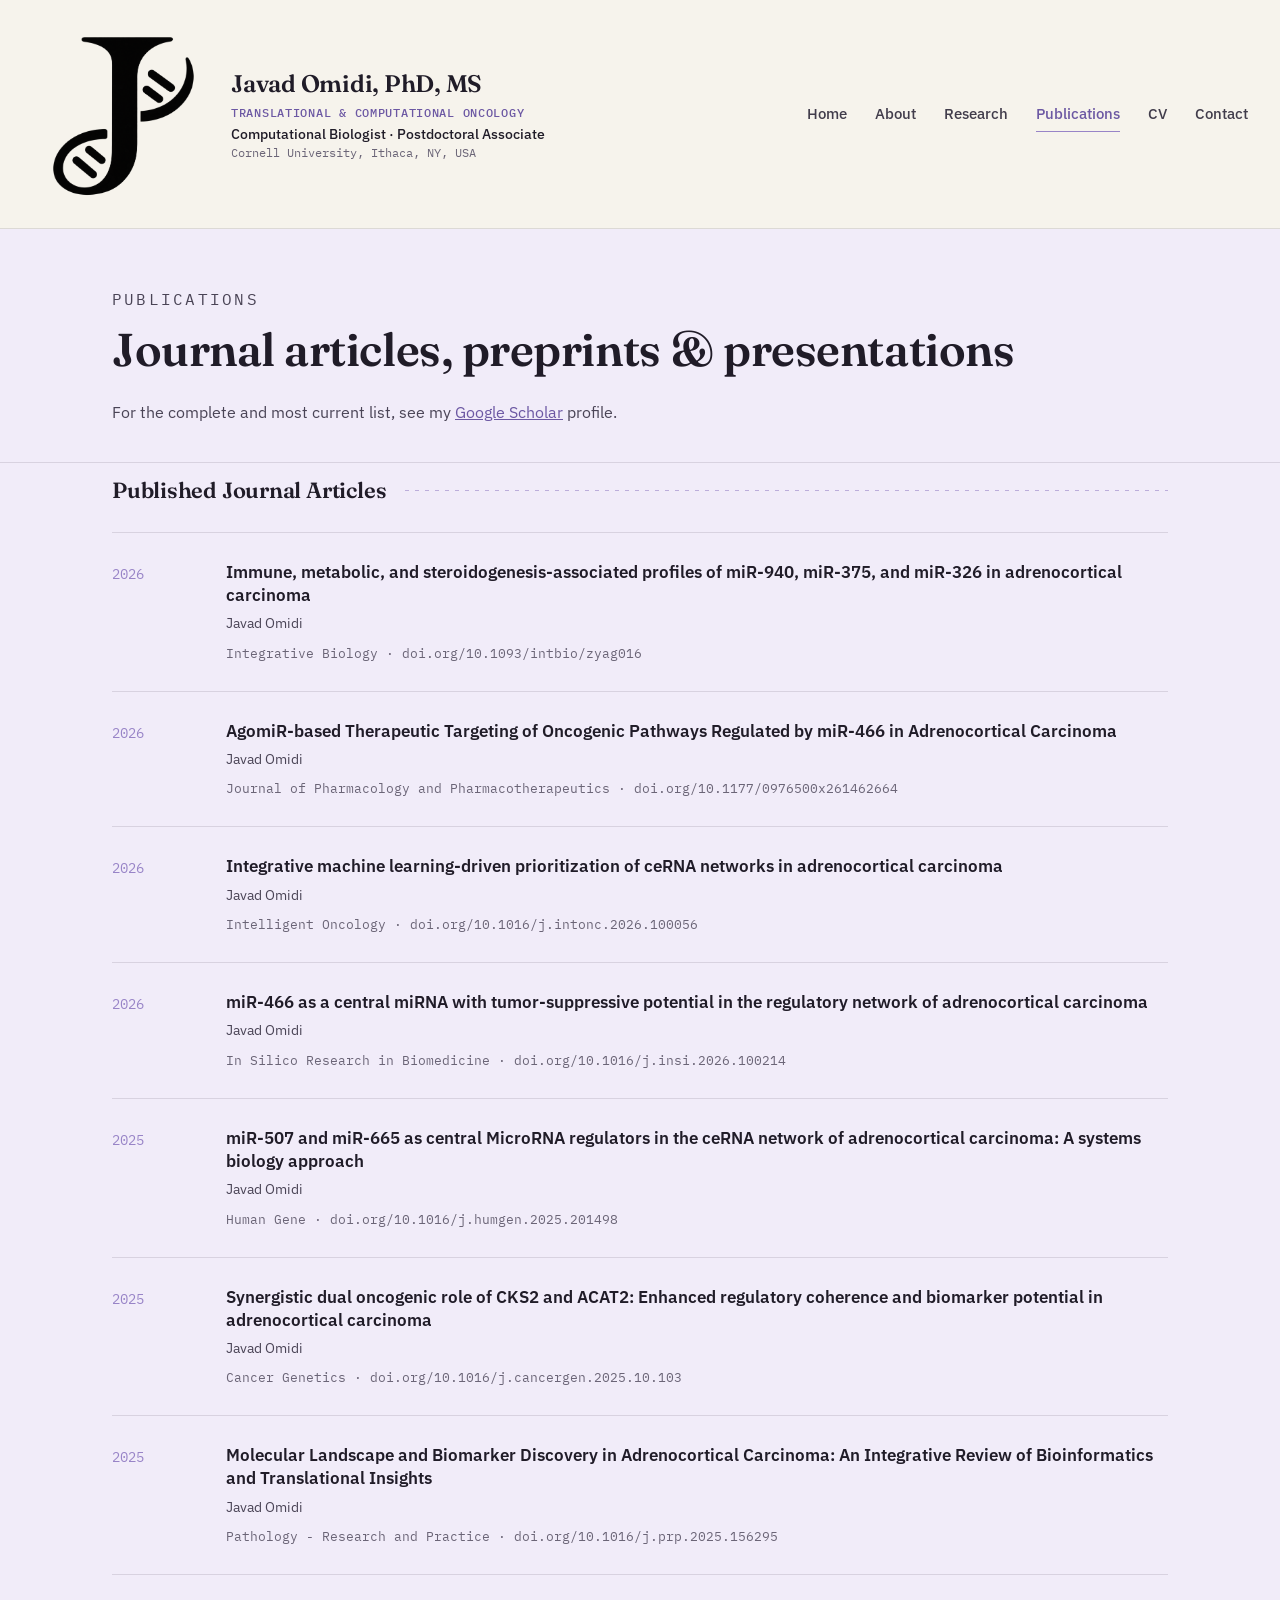
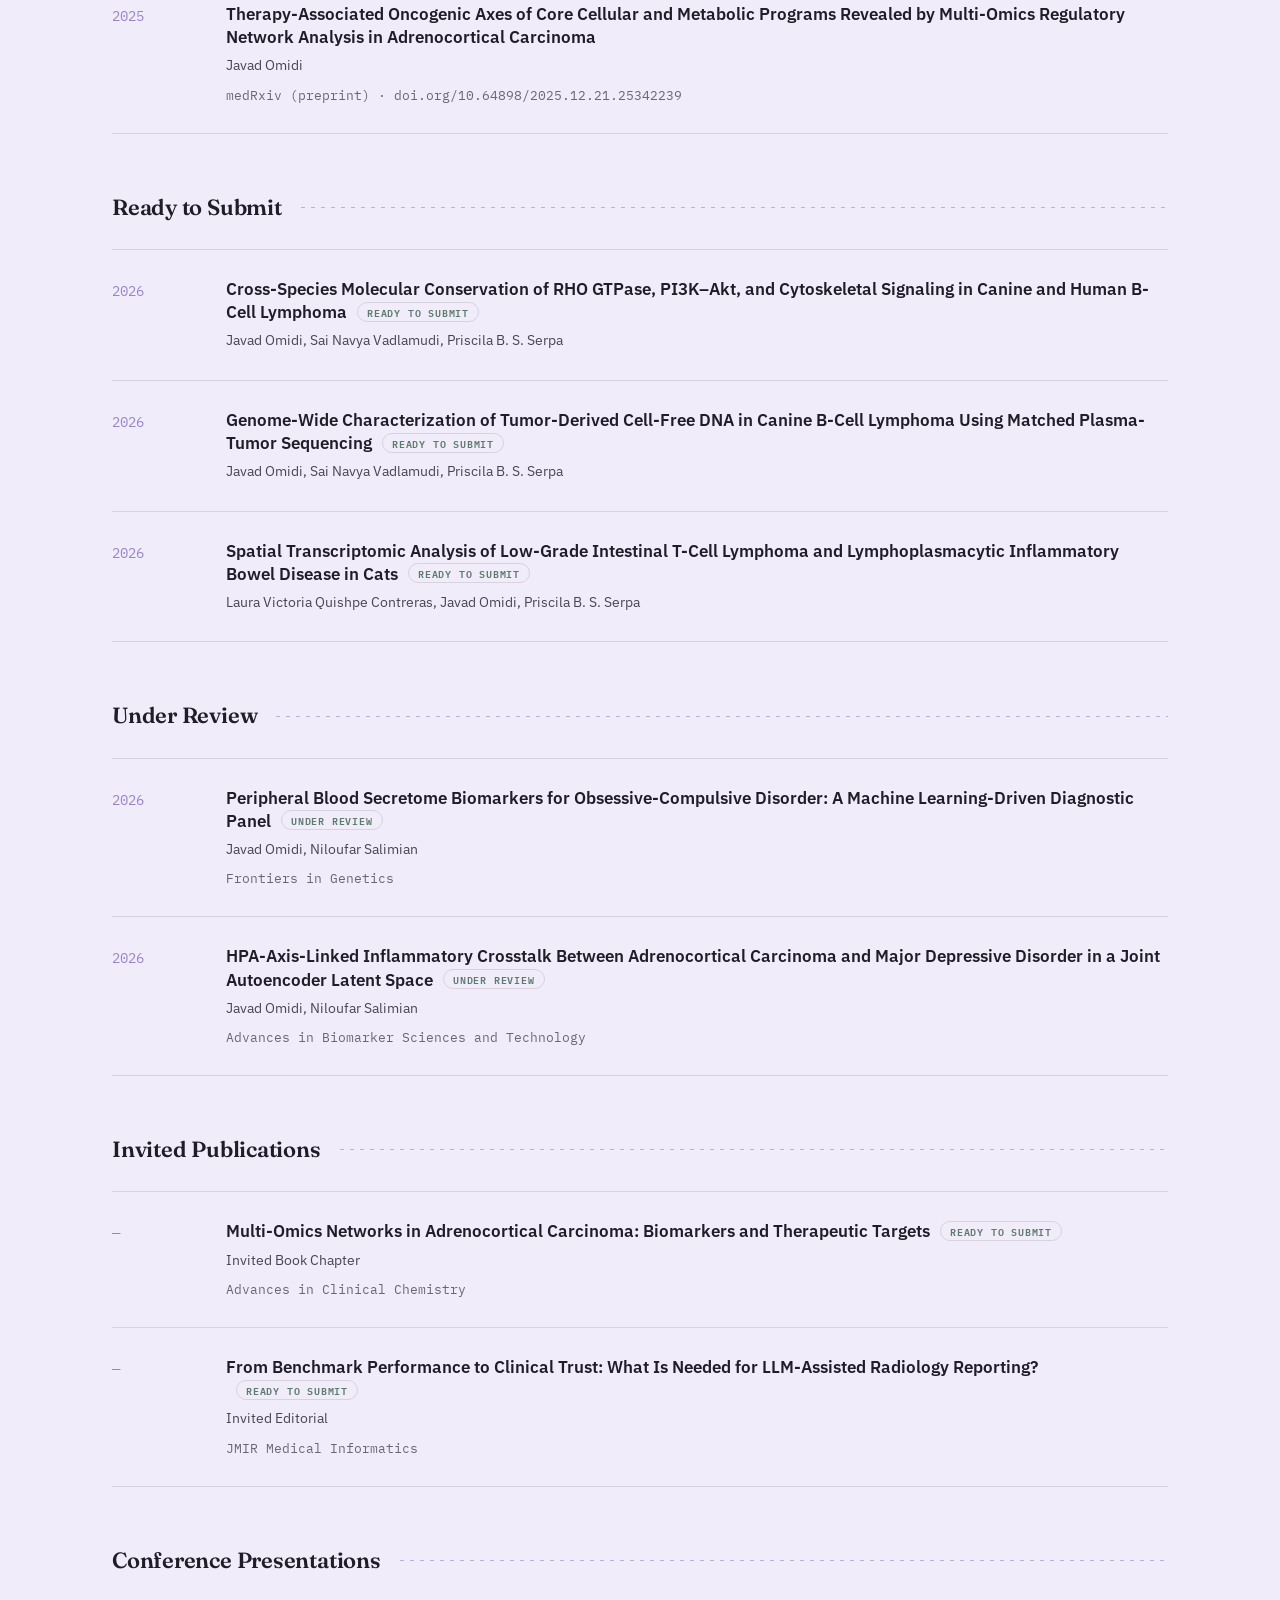
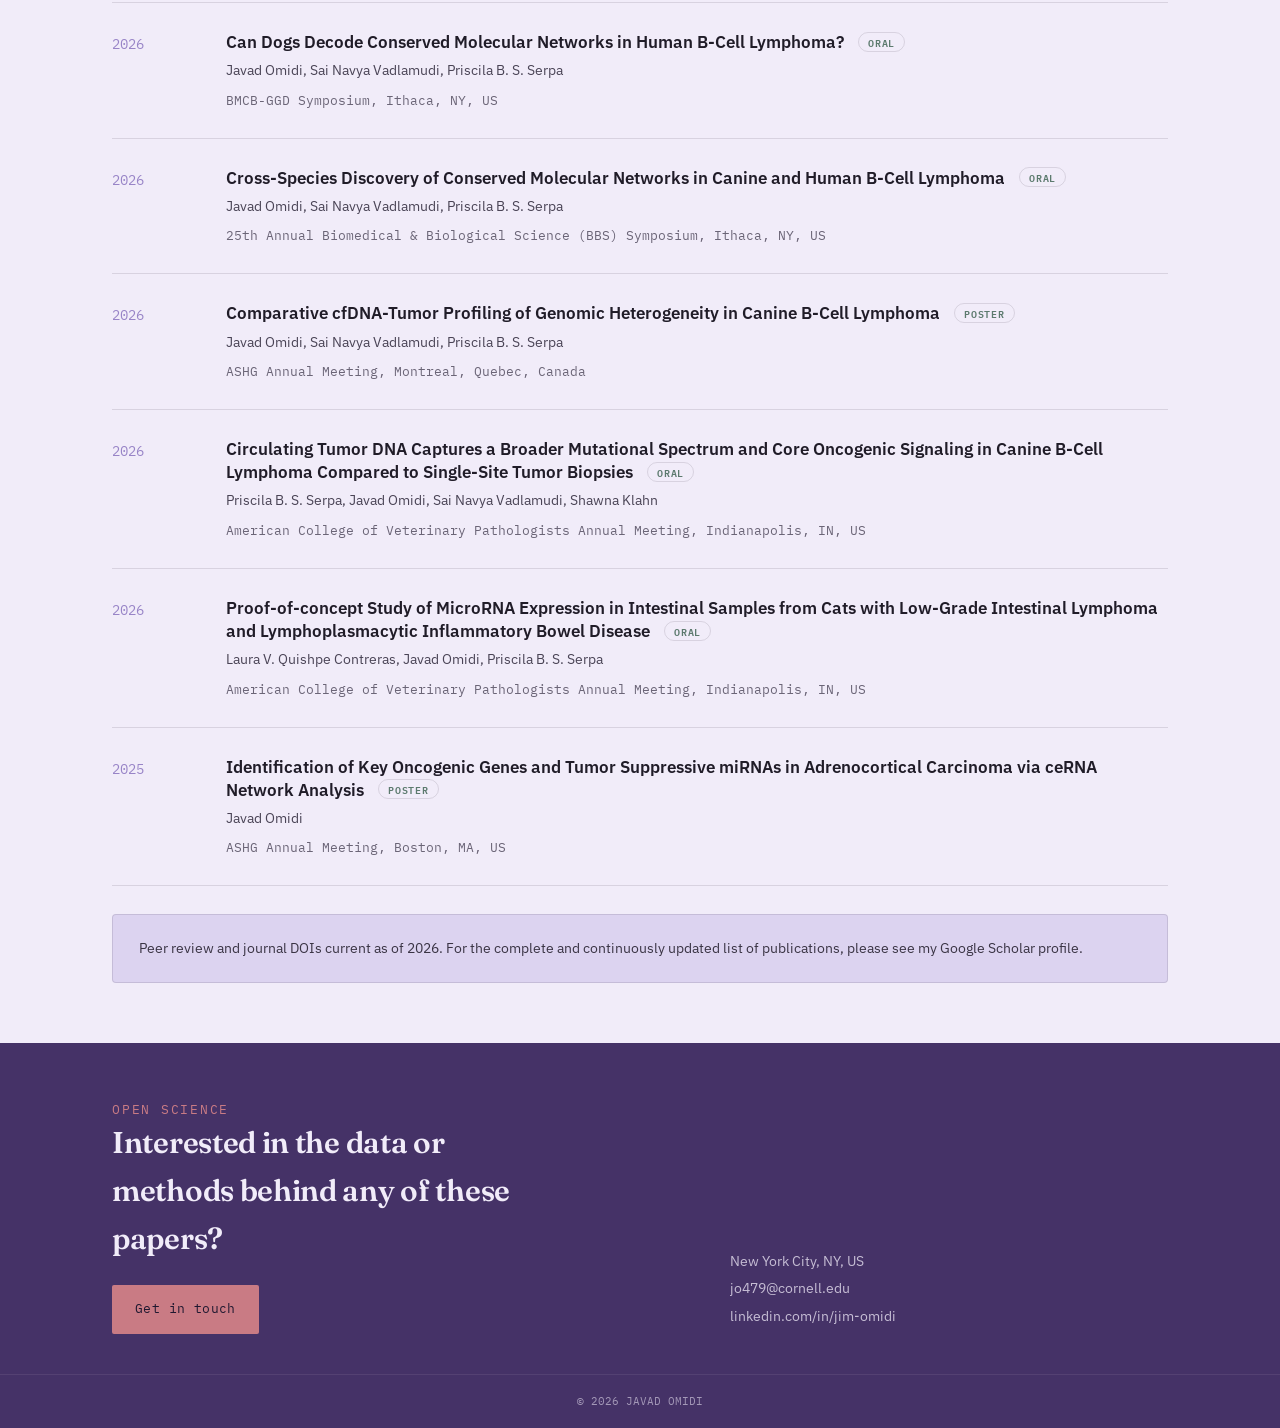
<file: publications.html>
<!DOCTYPE html>
<html lang="en">
<head>
<meta charset="UTF-8">
<meta name="viewport" content="width=device-width, initial-scale=1.0">
<title>Publications — Javad Omidi, PhD</title>
<link rel="icon" type="image/png" sizes="32x32" href="favicon-32.png?v=4">
<link rel="icon" type="image/png" sizes="192x192" href="favicon-192.png?v=4">
<link rel="icon" type="image/png" sizes="512x512" href="favicon-512.png?v=4">
<link rel="icon" href="favicon.ico?v=4" sizes="any">
<link rel="apple-touch-icon" sizes="180x180" href="apple-touch-icon.png?v=4">
<link rel="stylesheet" href="css/style.css">
</head>
<body>

<nav>
  <div class="wrap">
    <a class="brand" href="index.html">
      <img src="images/logo.jpg" alt="Javad Omidi — logo">
      <div class="brand-text">
        <div class="brand-title">Javad Omidi, PhD, MS</div>
        <div class="brand-sub1">Translational &amp; Computational Oncology</div>
        <div class="brand-sub2">Computational Biologist &middot; Postdoctoral Associate</div>
        <div class="brand-sub3">Cornell University, Ithaca, NY, USA</div>
      </div>
    </a>
    <button class="nav-toggle" aria-label="Toggle menu"><span></span><span></span><span></span></button>
    <div class="nav-links">
      <a href="index.html">Home</a>
      <a href="about.html">About</a>
      <a href="research.html">Research</a>
      <a href="publications.html" class="active">Publications</a>
      <a href="cv.html">CV</a>
      <a href="contact.html">Contact</a>
    </div>
  </div>
</nav>

<header class="page-header">
  <div class="wrap">
    <p class="eyebrow">Publications</p>
    <h1>Journal articles, preprints &amp; presentations</h1>
    <p>For the complete and most current list, see my <a href="https://scholar.google.com/citations?hl=en&user=js_0cNoAAAAJ&view_op=list_works&sortby=pubdate" target="_blank" rel="noopener" style="color:var(--hematoxylin); text-decoration:underline;">Google Scholar</a> profile.</p>
  </div>
</header>

<section style="padding-top:10px;">
  <div class="wrap">

    <div class="sub-head" style="margin-top:0;"><h2>Published Journal Articles</h2><div class="dots"></div></div>
    <div class="pub-list">
      <div class="pub">
        <div class="year">2026</div>
        <div>
          <h4>Immune, metabolic, and steroidogenesis-associated profiles of miR-940, miR-375, and miR-326 in adrenocortical carcinoma</h4>
          <div class="authors">Javad Omidi</div>
          <div class="meta">Integrative Biology · doi.org/10.1093/intbio/zyag016</div>
        </div>
      </div>
      <div class="pub">
        <div class="year">2026</div>
        <div>
          <h4>AgomiR-based Therapeutic Targeting of Oncogenic Pathways Regulated by miR-466 in Adrenocortical Carcinoma</h4>
          <div class="authors">Javad Omidi</div>
          <div class="meta">Journal of Pharmacology and Pharmacotherapeutics · doi.org/10.1177/0976500x261462664</div>
        </div>
      </div>
      <div class="pub">
        <div class="year">2026</div>
        <div>
          <h4>Integrative machine learning-driven prioritization of ceRNA networks in adrenocortical carcinoma</h4>
          <div class="authors">Javad Omidi</div>
          <div class="meta">Intelligent Oncology · doi.org/10.1016/j.intonc.2026.100056</div>
        </div>
      </div>
      <div class="pub">
        <div class="year">2026</div>
        <div>
          <h4>miR-466 as a central miRNA with tumor-suppressive potential in the regulatory network of adrenocortical carcinoma</h4>
          <div class="authors">Javad Omidi</div>
          <div class="meta">In Silico Research in Biomedicine · doi.org/10.1016/j.insi.2026.100214</div>
        </div>
      </div>
      <div class="pub">
        <div class="year">2025</div>
        <div>
          <h4>miR-507 and miR-665 as central MicroRNA regulators in the ceRNA network of adrenocortical carcinoma: A systems biology approach</h4>
          <div class="authors">Javad Omidi</div>
          <div class="meta">Human Gene · doi.org/10.1016/j.humgen.2025.201498</div>
        </div>
      </div>
      <div class="pub">
        <div class="year">2025</div>
        <div>
          <h4>Synergistic dual oncogenic role of CKS2 and ACAT2: Enhanced regulatory coherence and biomarker potential in adrenocortical carcinoma</h4>
          <div class="authors">Javad Omidi</div>
          <div class="meta">Cancer Genetics · doi.org/10.1016/j.cancergen.2025.10.103</div>
        </div>
      </div>
      <div class="pub">
        <div class="year">2025</div>
        <div>
          <h4>Molecular Landscape and Biomarker Discovery in Adrenocortical Carcinoma: An Integrative Review of Bioinformatics and Translational Insights</h4>
          <div class="authors">Javad Omidi</div>
          <div class="meta">Pathology - Research and Practice · doi.org/10.1016/j.prp.2025.156295</div>
        </div>
      </div>
      <div class="pub">
        <div class="year">2025</div>
        <div>
          <h4>Therapy-Associated Oncogenic Axes of Core Cellular and Metabolic Programs Revealed by Multi-Omics Regulatory Network Analysis in Adrenocortical Carcinoma</h4>
          <div class="authors">Javad Omidi</div>
          <div class="meta">medRxiv (preprint) · doi.org/10.64898/2025.12.21.25342239</div>
        </div>
      </div>
    </div>

    <div class="sub-head"><h2>Ready to Submit</h2><div class="dots"></div></div>
    <div class="pub-list">
      <div class="pub">
        <div class="year">2026</div>
        <div>
          <h4>Cross-Species Molecular Conservation of RHO GTPase, PI3K–Akt, and Cytoskeletal Signaling in Canine and Human B-Cell Lymphoma<span class="draft-tag">Ready to submit</span></h4>
          <div class="authors">Javad Omidi, Sai Navya Vadlamudi, Priscila B. S. Serpa</div>
        </div>
      </div>
      <div class="pub">
        <div class="year">2026</div>
        <div>
          <h4>Genome-Wide Characterization of Tumor-Derived Cell-Free DNA in Canine B-Cell Lymphoma Using Matched Plasma-Tumor Sequencing<span class="draft-tag">Ready to submit</span></h4>
          <div class="authors">Javad Omidi, Sai Navya Vadlamudi, Priscila B. S. Serpa</div>
        </div>
      </div>
      <div class="pub">
        <div class="year">2026</div>
        <div>
          <h4>Spatial Transcriptomic Analysis of Low-Grade Intestinal T-Cell Lymphoma and Lymphoplasmacytic Inflammatory Bowel Disease in Cats<span class="draft-tag">Ready to submit</span></h4>
          <div class="authors">Laura Victoria Quishpe Contreras, Javad Omidi, Priscila B. S. Serpa</div>
        </div>
      </div>
    </div>

    <div class="sub-head"><h2>Under Review</h2><div class="dots"></div></div>
    <div class="pub-list">
      <div class="pub">
        <div class="year">2026</div>
        <div>
          <h4>Peripheral Blood Secretome Biomarkers for Obsessive-Compulsive Disorder: A Machine Learning-Driven Diagnostic Panel<span class="draft-tag">Under review</span></h4>
          <div class="authors">Javad Omidi, Niloufar Salimian</div>
          <div class="meta">Frontiers in Genetics</div>
        </div>
      </div>
      <div class="pub">
        <div class="year">2026</div>
        <div>
          <h4>HPA-Axis-Linked Inflammatory Crosstalk Between Adrenocortical Carcinoma and Major Depressive Disorder in a Joint Autoencoder Latent Space<span class="draft-tag">Under review</span></h4>
          <div class="authors">Javad Omidi, Niloufar Salimian</div>
          <div class="meta">Advances in Biomarker Sciences and Technology</div>
        </div>
      </div>
    </div>

    <div class="sub-head"><h2>Invited Publications</h2><div class="dots"></div></div>
    <div class="pub-list">
      <div class="pub">
        <div class="year">—</div>
        <div>
          <h4>Multi-Omics Networks in Adrenocortical Carcinoma: Biomarkers and Therapeutic Targets<span class="draft-tag">Ready to submit</span></h4>
          <div class="authors">Invited Book Chapter</div>
          <div class="meta">Advances in Clinical Chemistry</div>
        </div>
      </div>
      <div class="pub">
        <div class="year">—</div>
        <div>
          <h4>From Benchmark Performance to Clinical Trust: What Is Needed for LLM-Assisted Radiology Reporting?<span class="draft-tag">Ready to submit</span></h4>
          <div class="authors">Invited Editorial</div>
          <div class="meta">JMIR Medical Informatics</div>
        </div>
      </div>
    </div>

    <div class="sub-head"><h2>Conference Presentations</h2><div class="dots"></div></div>
    <div class="pub-list">
      <div class="pub">
        <div class="year">2026</div>
        <div>
          <h4>Can Dogs Decode Conserved Molecular Networks in Human B-Cell Lymphoma? <span class="draft-tag">Oral</span></h4>
          <div class="authors">Javad Omidi, Sai Navya Vadlamudi, Priscila B. S. Serpa</div>
          <div class="meta">BMCB-GGD Symposium, Ithaca, NY, US</div>
        </div>
      </div>
      <div class="pub">
        <div class="year">2026</div>
        <div>
          <h4>Cross-Species Discovery of Conserved Molecular Networks in Canine and Human B-Cell Lymphoma <span class="draft-tag">Oral</span></h4>
          <div class="authors">Javad Omidi, Sai Navya Vadlamudi, Priscila B. S. Serpa</div>
          <div class="meta">25th Annual Biomedical &amp; Biological Science (BBS) Symposium, Ithaca, NY, US</div>
        </div>
      </div>
      <div class="pub">
        <div class="year">2026</div>
        <div>
          <h4>Comparative cfDNA-Tumor Profiling of Genomic Heterogeneity in Canine B-Cell Lymphoma <span class="draft-tag">Poster</span></h4>
          <div class="authors">Javad Omidi, Sai Navya Vadlamudi, Priscila B. S. Serpa</div>
          <div class="meta">ASHG Annual Meeting, Montreal, Quebec, Canada</div>
        </div>
      </div>
      <div class="pub">
        <div class="year">2026</div>
        <div>
          <h4>Circulating Tumor DNA Captures a Broader Mutational Spectrum and Core Oncogenic Signaling in Canine B-Cell Lymphoma Compared to Single-Site Tumor Biopsies <span class="draft-tag">Oral</span></h4>
          <div class="authors">Priscila B. S. Serpa, Javad Omidi, Sai Navya Vadlamudi, Shawna Klahn</div>
          <div class="meta">American College of Veterinary Pathologists Annual Meeting, Indianapolis, IN, US</div>
        </div>
      </div>
      <div class="pub">
        <div class="year">2026</div>
        <div>
          <h4>Proof-of-concept Study of MicroRNA Expression in Intestinal Samples from Cats with Low-Grade Intestinal Lymphoma and Lymphoplasmacytic Inflammatory Bowel Disease <span class="draft-tag">Oral</span></h4>
          <div class="authors">Laura V. Quishpe Contreras, Javad Omidi, Priscila B. S. Serpa</div>
          <div class="meta">American College of Veterinary Pathologists Annual Meeting, Indianapolis, IN, US</div>
        </div>
      </div>
      <div class="pub">
        <div class="year">2025</div>
        <div>
          <h4>Identification of Key Oncogenic Genes and Tumor Suppressive miRNAs in Adrenocortical Carcinoma via ceRNA Network Analysis <span class="draft-tag">Poster</span></h4>
          <div class="authors">Javad Omidi</div>
          <div class="meta">ASHG Annual Meeting, Boston, MA, US</div>
        </div>
      </div>
    </div>

    <div class="note-box">Peer review and journal DOIs current as of 2026. For the complete and continuously updated list of publications, please see my Google Scholar profile.</div>

  </div>
</section>

<footer id="join">
  <div class="wrap">
    <div>
      <p class="eyebrow" style="color:var(--eosin);">Open Science</p>
      <h2>Interested in the data or methods behind any of these papers?</h2>
      <a class="btn btn-primary" href="contact.html">Get in touch</a>
    </div>
    <div class="foot-meta">
      <div>New York City, NY, US</div>
      <div><a href="mailto:jo479@cornell.edu">jo479@cornell.edu</a></div>
      <div><a href="https://www.linkedin.com/in/jim-omidi" target="_blank" rel="noopener">linkedin.com/in/jim-omidi</a></div>
    </div>
  </div>
  <div class="foot-bottom">© 2026 JAVAD OMIDI</div>
</footer>

<script src="js/nav.js"></script>
</body>
</html>
</file>
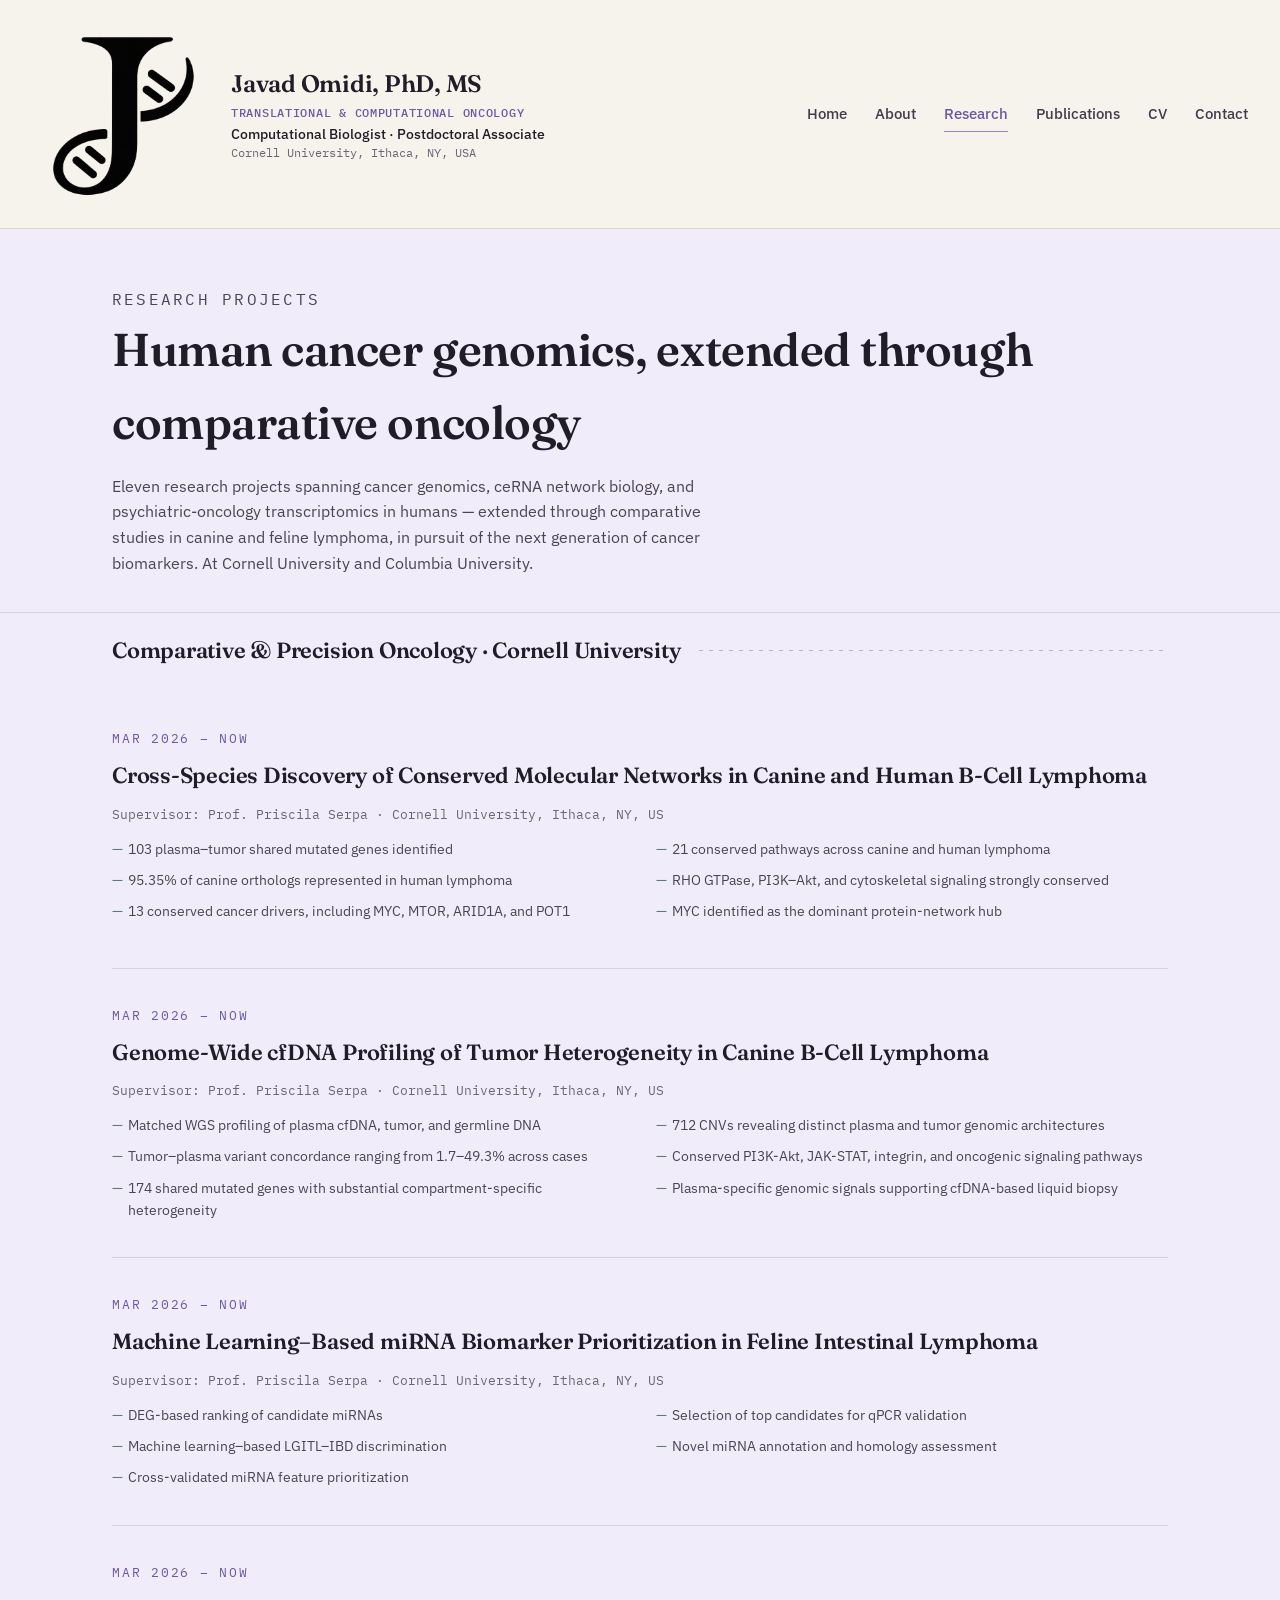
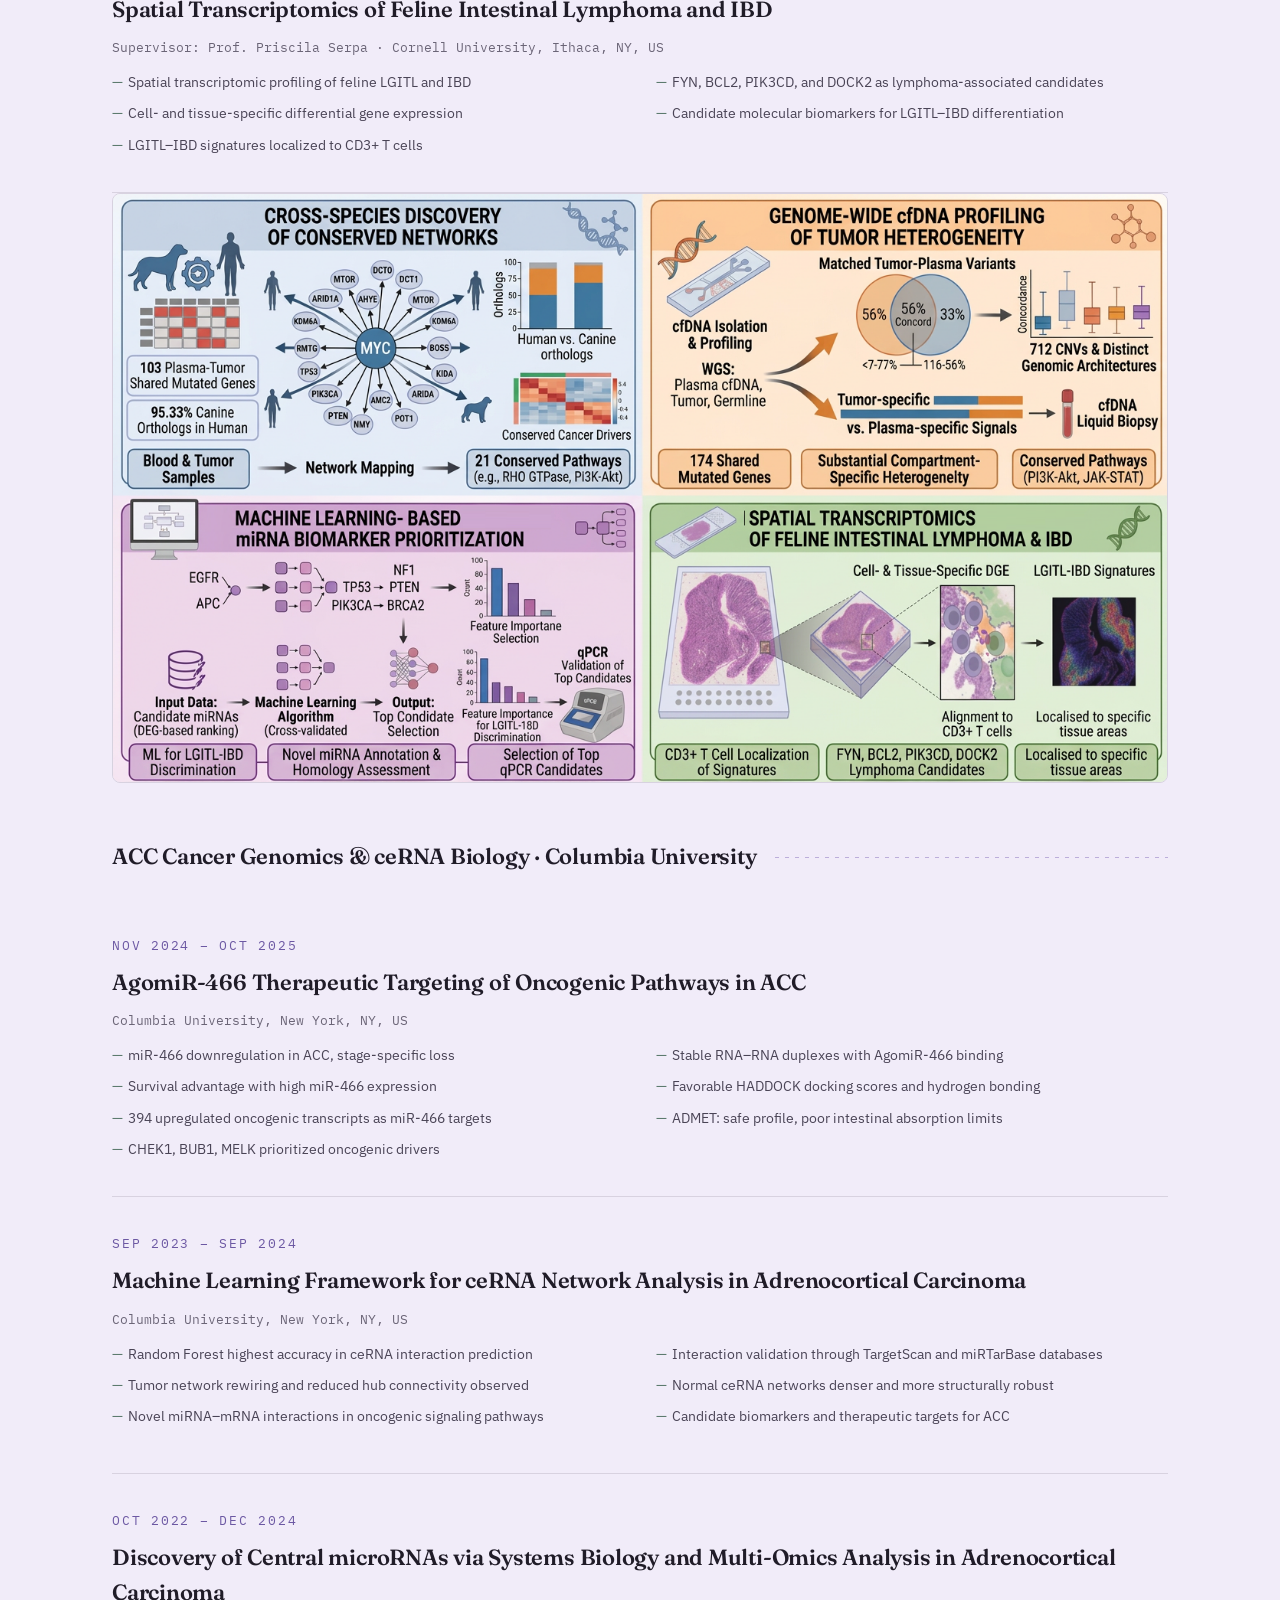
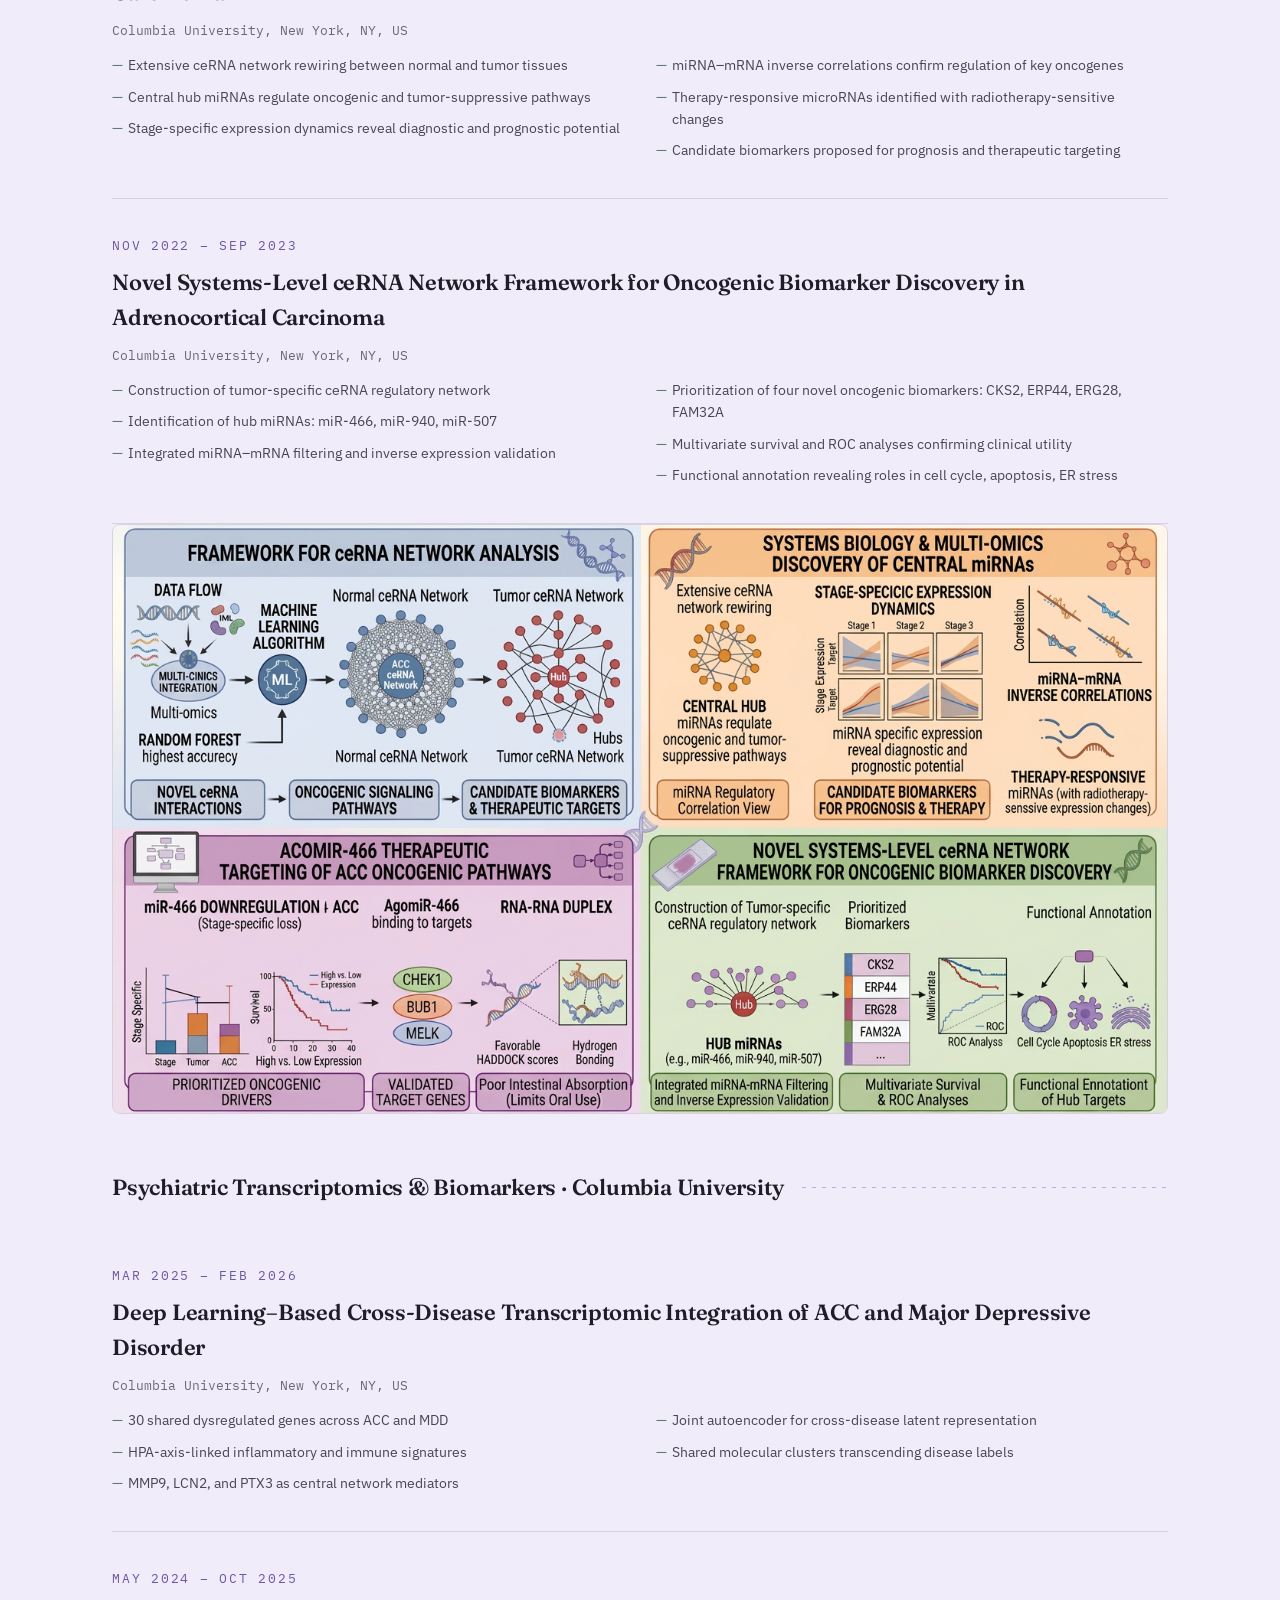
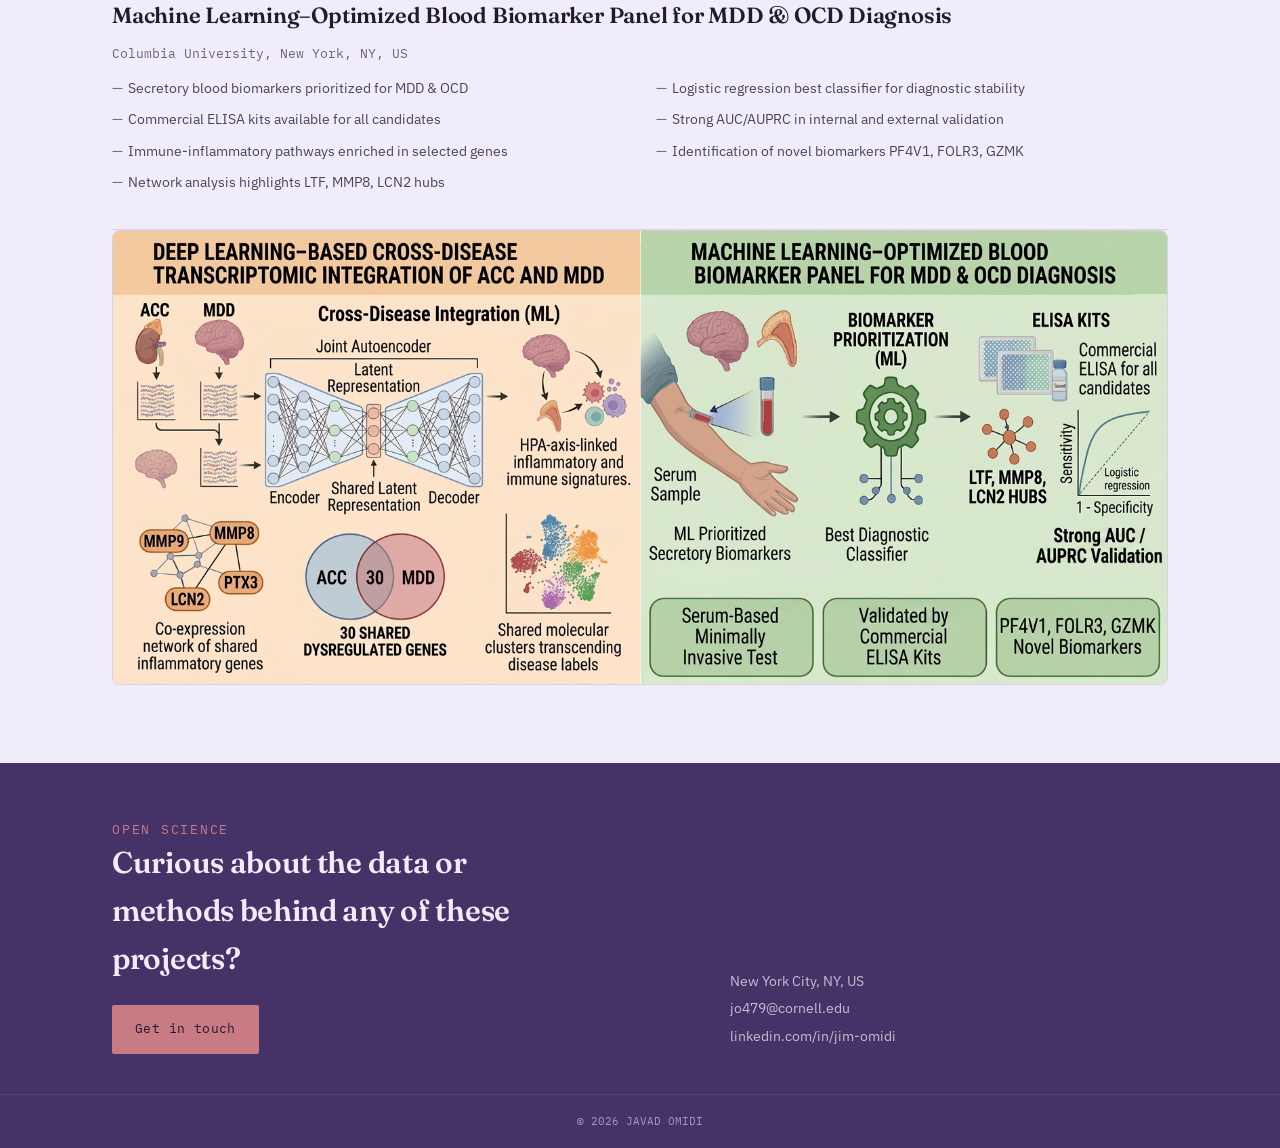
<file: research.html>
<!DOCTYPE html>

<html lang="en">
<head>
<meta charset="utf-8"/>
<meta content="width=device-width, initial-scale=1.0" name="viewport"/>
<title>Research — Javad Omidi, PhD</title>
<link href="favicon-32.png?v=4" rel="icon" type="image/png" sizes="32x32"/>
<link href="favicon-192.png?v=4" rel="icon" type="image/png" sizes="192x192"/>
<link href="favicon-512.png?v=4" rel="icon" type="image/png" sizes="512x512"/>
<link href="favicon.ico?v=4" rel="icon" sizes="any"/>
<link href="apple-touch-icon.png?v=4" rel="apple-touch-icon" sizes="180x180"/>
<link href="css/style.css" rel="stylesheet"/>
<style>
  .research-figure{margin:0 0 18px;}
  .research-figure img{display:block;width:100%;height:auto;border-radius:8px;border:1px solid var(--line);}
  .research-group + .research-group{margin-top:56px;}

  /* Research group headings: responsive on phones only */
  @media (max-width:700px){
    .research-group .sub-head{
      display:block;
      margin:42px 0 20px;
      width:100%;
    }
    .research-group:first-child .sub-head{margin-top:0;}
    .research-group .sub-head h2{
      white-space:normal;
      width:100%;
      max-width:100%;
      min-width:0;
      font-size:clamp(19px,5.5vw,22px);
      line-height:1.22;
      overflow-wrap:break-word;
      word-break:normal;
    }
    .research-group .sub-head .dots{
      width:100%;
      height:1px;
      margin-top:12px;
    }
  }
</style>
</head>
<body>
<nav>
<div class="wrap">
<a class="brand" href="index.html">
<img alt="Javad Omidi — logo" src="images/logo.jpg"/>
<div class="brand-text">
<div class="brand-title">Javad Omidi, PhD, MS</div>
<div class="brand-sub1">Translational &amp; Computational Oncology</div>
<div class="brand-sub2">Computational Biologist · Postdoctoral Associate</div>
<div class="brand-sub3">Cornell University, Ithaca, NY, USA</div>
</div>
</a>
<button aria-label="Toggle menu" class="nav-toggle"><span></span><span></span><span></span></button>
<div class="nav-links">
<a href="index.html">Home</a>
<a href="about.html">About</a>
<a class="active" href="research.html">Research</a>
<a href="publications.html">Publications</a>
<a href="cv.html">CV</a>
<a href="contact.html">Contact</a>
</div>
</div>
</nav>
<header class="page-header">
<div class="wrap">
<p class="eyebrow">Research Projects</p>
<h1>Human cancer genomics, extended through comparative oncology</h1>
<p>Eleven research projects spanning cancer genomics, ceRNA network biology, and psychiatric-oncology transcriptomics in humans — extended through comparative studies in canine and feline lymphoma, in pursuit of the next generation of cancer biomarkers. At Cornell University and Columbia University.</p>
</div>
</header>
<section style="padding-top:20px;">
<div class="wrap">
<div class="research-group">
<div class="sub-head" style="margin-top:0;"><h2>Comparative &amp; Precision Oncology · Cornell University</h2><div class="dots"></div></div>

<div class="project">
<div class="project-body">
<p class="eyebrow">Mar 2026 – Now</p>
<h3>Cross-Species Discovery of Conserved Molecular Networks in Canine and Human B-Cell Lymphoma</h3>
<div class="org">Supervisor: Prof. Priscila Serpa · Cornell University, Ithaca, NY, US</div>
<ul>
<li>103 plasma–tumor shared mutated genes identified</li>
<li>95.35% of canine orthologs represented in human lymphoma</li>
<li>13 conserved cancer drivers, including MYC, MTOR, ARID1A, and POT1</li>
<li>21 conserved pathways across canine and human lymphoma</li>
<li>RHO GTPase, PI3K–Akt, and cytoskeletal signaling strongly conserved</li>
<li>MYC identified as the dominant protein-network hub</li>
</ul>
</div>
</div>
<div class="project">
<div class="project-body">
<p class="eyebrow">Mar 2026 – Now</p>
<h3>Genome-Wide cfDNA Profiling of Tumor Heterogeneity in Canine B-Cell Lymphoma</h3>
<div class="org">Supervisor: Prof. Priscila Serpa · Cornell University, Ithaca, NY, US</div>
<ul>
<li>Matched WGS profiling of plasma cfDNA, tumor, and germline DNA</li>
<li>Tumor–plasma variant concordance ranging from 1.7–49.3% across cases</li>
<li>174 shared mutated genes with substantial compartment-specific heterogeneity</li>
<li>712 CNVs revealing distinct plasma and tumor genomic architectures</li>
<li>Conserved PI3K-Akt, JAK-STAT, integrin, and oncogenic signaling pathways</li>
<li>Plasma-specific genomic signals supporting cfDNA-based liquid biopsy</li>
</ul>
</div>
</div>
<div class="project">
<div class="project-body">
<p class="eyebrow">Mar 2026 – Now</p>
<h3>Machine Learning–Based miRNA Biomarker Prioritization in Feline Intestinal Lymphoma</h3>
<div class="org">Supervisor: Prof. Priscila Serpa · Cornell University, Ithaca, NY, US</div>
<ul>
<li>DEG-based ranking of candidate miRNAs</li>
<li>Machine learning–based LGITL–IBD discrimination</li>
<li>Cross-validated miRNA feature prioritization</li>
<li>Selection of top candidates for qPCR validation</li>
<li>Novel miRNA annotation and homology assessment</li>
</ul>
</div>
</div>
<div class="project">
<div class="project-body">
<p class="eyebrow">Mar 2026 – Now</p>
<h3>Spatial Transcriptomics of Feline Intestinal Lymphoma and IBD</h3>
<div class="org">Supervisor: Prof. Priscila Serpa · Cornell University, Ithaca, NY, US</div>
<ul>
<li>Spatial transcriptomic profiling of feline LGITL and IBD</li>
<li>Cell- and tissue-specific differential gene expression</li>
<li>LGITL–IBD signatures localized to CD3+ T cells</li>
<li>FYN, BCL2, PIK3CD, and DOCK2 as lymphoma-associated candidates</li>
<li>Candidate molecular biomarkers for LGITL–IBD differentiation</li>
</ul>
</div>
</div>
<figure class="research-figure">
<img alt="Graphical overview of canine and feline comparative oncology projects" src="images/research/comparative-oncology.png"/>
</figure>
</div>
<div class="research-group">
<div class="sub-head"><h2>ACC Cancer Genomics &amp; ceRNA Biology · Columbia University</h2><div class="dots"></div></div>

<div class="project">
<div class="project-body">
<p class="eyebrow">Nov 2024 – Oct 2025</p>
<h3>AgomiR-466 Therapeutic Targeting of Oncogenic Pathways in ACC</h3>
<div class="org">Columbia University, New York, NY, US</div>
<ul>
<li>miR-466 downregulation in ACC, stage-specific loss</li>
<li>Survival advantage with high miR-466 expression</li>
<li>394 upregulated oncogenic transcripts as miR-466 targets</li>
<li>CHEK1, BUB1, MELK prioritized oncogenic drivers</li>
<li>Stable RNA–RNA duplexes with AgomiR-466 binding</li>
<li>Favorable HADDOCK docking scores and hydrogen bonding</li>
<li>ADMET: safe profile, poor intestinal absorption limits</li>
</ul>
</div>
</div>
<div class="project">
<div class="project-body">
<p class="eyebrow">Sep 2023 – Sep 2024</p>
<h3>Machine Learning Framework for ceRNA Network Analysis in Adrenocortical Carcinoma</h3>
<div class="org">Columbia University, New York, NY, US</div>
<ul>
<li>Random Forest highest accuracy in ceRNA interaction prediction</li>
<li>Tumor network rewiring and reduced hub connectivity observed</li>
<li>Novel miRNA–mRNA interactions in oncogenic signaling pathways</li>
<li>Interaction validation through TargetScan and miRTarBase databases</li>
<li>Normal ceRNA networks denser and more structurally robust</li>
<li>Candidate biomarkers and therapeutic targets for ACC</li>
</ul>
</div>
</div>
<div class="project">
<div class="project-body">
<p class="eyebrow">Oct 2022 – Dec 2024</p>
<h3>Discovery of Central microRNAs via Systems Biology and Multi-Omics Analysis in Adrenocortical Carcinoma</h3>
<div class="org">Columbia University, New York, NY, US</div>
<ul>
<li>Extensive ceRNA network rewiring between normal and tumor tissues</li>
<li>Central hub miRNAs regulate oncogenic and tumor-suppressive pathways</li>
<li>Stage-specific expression dynamics reveal diagnostic and prognostic potential</li>
<li>miRNA–mRNA inverse correlations confirm regulation of key oncogenes</li>
<li>Therapy-responsive microRNAs identified with radiotherapy-sensitive changes</li>
<li>Candidate biomarkers proposed for prognosis and therapeutic targeting</li>
</ul>
</div>
</div>
<div class="project">
<div class="project-body">
<p class="eyebrow">Nov 2022 – Sep 2023</p>
<h3>Novel Systems-Level ceRNA Network Framework for Oncogenic Biomarker Discovery in Adrenocortical Carcinoma</h3>
<div class="org">Columbia University, New York, NY, US</div>
<ul>
<li>Construction of tumor-specific ceRNA regulatory network</li>
<li>Identification of hub miRNAs: miR-466, miR-940, miR-507</li>
<li>Integrated miRNA–mRNA filtering and inverse expression validation</li>
<li>Prioritization of four novel oncogenic biomarkers: CKS2, ERP44, ERG28, FAM32A</li>
<li>Multivariate survival and ROC analyses confirming clinical utility</li>
<li>Functional annotation revealing roles in cell cycle, apoptosis, ER stress</li>
</ul>
</div>
</div>
<figure class="research-figure">
<img alt="Graphical overview of adrenocortical carcinoma research projects" src="images/research/acc-projects.png"/>
</figure>
</div>
<div class="research-group">
<div class="sub-head"><h2>Psychiatric Transcriptomics &amp; Biomarkers · Columbia University</h2><div class="dots"></div></div>

<div class="project">
<div class="project-body">
<p class="eyebrow">Mar 2025 – Feb 2026</p>
<h3>Deep Learning–Based Cross-Disease Transcriptomic Integration of ACC and Major Depressive Disorder</h3>
<div class="org">Columbia University, New York, NY, US</div>
<ul>
<li>30 shared dysregulated genes across ACC and MDD</li>
<li>HPA-axis-linked inflammatory and immune signatures</li>
<li>MMP9, LCN2, and PTX3 as central network mediators</li>
<li>Joint autoencoder for cross-disease latent representation</li>
<li>Shared molecular clusters transcending disease labels</li>
</ul>
</div>
</div>
<div class="project">
<div class="project-body">
<p class="eyebrow">May 2024 – Oct 2025</p>
<h3>Machine Learning–Optimized Blood Biomarker Panel for MDD &amp; OCD Diagnosis</h3>
<div class="org">Columbia University, New York, NY, US</div>
<ul>
<li>Secretory blood biomarkers prioritized for MDD &amp; OCD</li>
<li>Commercial ELISA kits available for all candidates</li>
<li>Immune-inflammatory pathways enriched in selected genes</li>
<li>Network analysis highlights LTF, MMP8, LCN2 hubs</li>
<li>Logistic regression best classifier for diagnostic stability</li>
<li>Strong AUC/AUPRC in internal and external validation</li>
<li>Identification of novel biomarkers PF4V1, FOLR3, GZMK</li>
</ul>
</div>
</div>
<figure class="research-figure">
<img alt="Graphical overview of psychiatric transcriptomics and biomarker projects" src="images/research/psychiatric-projects.png"/>
</figure>
</div>
</div>
</section>
<footer id="join">
<div class="wrap">
<div>
<p class="eyebrow" style="color:var(--eosin);">Open Science</p>
<h2>Curious about the data or methods behind any of these projects?</h2>
<a class="btn btn-primary" href="contact.html">Get in touch</a>
</div>
<div class="foot-meta">
<div>New York City, NY, US</div>
<div><a href="mailto:jo479@cornell.edu">jo479@cornell.edu</a></div>
<div><a href="https://www.linkedin.com/in/jim-omidi" rel="noopener" target="_blank">linkedin.com/in/jim-omidi</a></div>
</div>
</div>
<div class="foot-bottom">© 2026 JAVAD OMIDI</div>
</footer>
<script src="js/nav.js"></script>
</body>
</html>
</file>
<file: css/style.css>
@import url('https://fonts.googleapis.com/css2?family=Fraunces:opsz,wght@9..144,300;9..144,450;9..144,600;9..144,700&family=IBM+Plex+Sans:wght@400;500;600&family=IBM+Plex+Mono:wght@400;500&display=swap');

:root{
  --paper:#F1ECF9;
  --ink:#201C28;
  --hematoxylin:#6C58A3;
  --hematoxylin-deep:#453267;
  --lilac:#9884C7;
  --lilac-soft:#DCD3F0;
  --eosin:#C97B84;
  --navy:#1F1830;
  --sage:#5C7A6E;
  --cream:#F6F3EC;
  --line: rgba(32,28,40,0.12);
}
*{box-sizing:border-box; margin:0; padding:0;}
html{scroll-behavior:smooth;}
body{
  background:var(--paper);
  color:var(--ink);
  font-family:'IBM Plex Sans', sans-serif;
  line-height:1.6;
  -webkit-font-smoothing:antialiased;
}
a{color:inherit; text-decoration:none;}
img{max-width:100%; display:block;}
.wrap{max-width:1120px; margin:0 auto; padding:0 32px;}
.eyebrow{
  font-family:'IBM Plex Mono', monospace;
  font-size:12.5px;
  letter-spacing:0.14em;
  text-transform:uppercase;
  color:var(--hematoxylin);
}
h1,h2,h3{font-family:'Fraunces', serif; font-weight:600; letter-spacing:-0.01em;}

/* NAV */
nav{
  position:sticky; top:0; z-index:50;
  background:rgba(246,243,236,0.96);
  backdrop-filter:blur(8px);
  border-bottom:1px solid var(--line);
}
nav .wrap{display:flex; align-items:center; justify-content:space-between; height:228px; max-width:1280px;}
.brand{display:flex; align-items:center; gap:18px; flex-shrink:0;}
.brand img{height:181px; width:181px; object-fit:contain; flex-shrink:0; mix-blend-mode:multiply;}
.brand-text{line-height:1.3;}
.brand-title{font-family:'Fraunces', serif; font-weight:600; font-size:24px; letter-spacing:-0.01em;}
.brand-sub1{font-family:'IBM Plex Mono', monospace; font-weight:500; font-size:12px; letter-spacing:0.06em; color:var(--hematoxylin); text-transform:uppercase; margin-top:6px;}
.brand-sub2{font-family:'IBM Plex Sans', sans-serif; font-weight:500; font-size:14px; color:var(--ink); margin-top:4px;}
.brand-sub3{font-family:'IBM Plex Mono', monospace; font-weight:400; font-size:12px; color:#6b6577; margin-top:2px;}
.nav-links{display:flex; gap:28px; font-size:15px; font-weight:500; flex-wrap:nowrap; white-space:nowrap; flex-shrink:0;}
.nav-links a{position:relative; padding:4px 0; color:#413c4b;}
.nav-links a:hover, .nav-links a.active{color:var(--hematoxylin);}
.nav-links a::after{content:''; position:absolute; left:0; bottom:-2px; width:0; height:1.5px; background:var(--lilac); transition:width .25s ease;}
.nav-links a:hover::after, .nav-links a.active::after{width:100%;}
.nav-toggle{display:none; background:none; border:none; cursor:pointer; padding:8px; flex-shrink:0;}
.nav-toggle span{display:block; width:26px; height:2px; background:var(--ink); margin:6px 0; transition:transform .2s ease, opacity .2s ease;}
.nav-toggle.open span:nth-child(1){transform:translateY(8px) rotate(45deg);}
.nav-toggle.open span:nth-child(2){opacity:0;}
.nav-toggle.open span:nth-child(3){transform:translateY(-8px) rotate(-45deg);}

@media (max-width:800px){
  .nav-toggle{display:block;}
  .nav-links{display:none; position:absolute; top:100%; left:0; right:0; background:var(--cream); flex-direction:column; gap:0; border-bottom:1px solid var(--line); box-shadow:0 12px 24px rgba(20,16,30,0.10); padding:6px 32px 18px;}
  .nav-links.open{display:flex;}
  .nav-links a{padding:14px 0; border-bottom:1px solid var(--line); width:100%;}
  .nav-links a:last-child{border-bottom:none;}
  .nav-links a::after{display:none;}
  nav .wrap{height:130px;}
  .brand img{height:94px; width:94px;}
  .brand-title{font-size:17px;}
  .brand-sub1{font-size:10px;}
  .brand-sub2{font-size:12px;}
  .brand-sub3{font-size:10.5px;}
}
@media (max-width:480px){
  nav .wrap{height:106px; padding-left:20px; padding-right:20px;}
  .wrap{padding:0 20px;}
  .brand img{height:78px; width:78px;}
}

/* PAGE HEADER (for inner pages) */
.page-header{border-bottom:1px solid var(--line);}
.page-header .wrap{padding:44px 32px 36px;}
.page-header h1{font-size:clamp(30px,4vw,46px);}
.page-header p{max-width:600px; color:#4a4456; margin-top:14px; font-size:16px;}

/* HERO (home only) */
.hero{position:relative; overflow:hidden; border-bottom:1px solid var(--line);}
.hero .wrap{display:grid; grid-template-columns:1.15fr 0.85fr; align-items:center; gap:56px; padding-top:56px; padding-bottom:56px;}
.hero h1{font-size:clamp(32px, 4.4vw, 54px); line-height:1.08; margin:18px 0 22px;}
.hero h1 em{font-style:italic; color:var(--hematoxylin);}
.hero p{max-width:500px; font-size:16.5px; color:#4a4456;}
.hero-cta{display:flex; gap:14px; margin-top:32px; flex-wrap:wrap;}
.btn{font-family:'IBM Plex Mono', monospace; font-size:13px; letter-spacing:0.03em; padding:13px 22px; border-radius:2px; display:inline-block; border:1px solid transparent; cursor:pointer;}
.btn-primary{background:var(--hematoxylin-deep); color:var(--paper);}
.btn-primary:hover{background:var(--ink);}
.btn-ghost{border:1px solid var(--line); color:var(--ink);}
.btn-ghost:hover{border-color:var(--hematoxylin);}

.scope{position:relative; aspect-ratio:1/1; border-radius:50%;
  background:radial-gradient(circle at 30% 28%, rgba(201,123,132,0.9), rgba(69,55,104,0.92) 62%, rgba(22,27,46,0.98) 100%);
  box-shadow:0 0 0 1px var(--line), 0 30px 60px -20px rgba(46,38,73,0.45), inset 0 0 60px rgba(0,0,0,0.35);
  overflow:hidden;
}
.scope-photo{position:absolute; inset:0; width:100%; height:100%; object-fit:cover; z-index:1; display:block;}
.home-slider .slide{opacity:0; visibility:hidden; transition:opacity .9s ease-in-out, visibility .9s ease-in-out;}
.home-slider .slide.active{opacity:1; visibility:visible;}
.scope-ring{position:absolute; inset:14px; border-radius:50%; border:1px solid rgba(246,243,236,0.25); z-index:3;}
.scope-dots{position:absolute; inset:0; z-index:1; opacity:0.5;
  background-image:radial-gradient(rgba(246,243,236,0.5) 1.4px, transparent 1.5px);
  background-size:22px 22px;
}
.scope-init{position:absolute; inset:0; z-index:2; display:flex; align-items:center; justify-content:center;
  font-family:'Fraunces', serif; font-weight:600; font-size:clamp(48px,8vw,84px); color:rgba(246,243,236,0.92); letter-spacing:-0.02em;}
@media (max-width:820px){ .hero .wrap{grid-template-columns:1fr; padding-top:48px;} .scope{display:block; width:min(78vw,320px); max-width:320px; min-width:220px; margin:8px auto 0;} .home-slider{visibility:visible; opacity:1;} }

section{padding:60px 0;}
.section-head{max-width:640px; margin-bottom:40px;}
.section-head h2{font-size:clamp(26px,3vw,36px); margin-top:14px;}

/* STAT STRIP */
.stat-strip{background:var(--navy); color:var(--paper);}
.stat-row{display:flex; flex-wrap:wrap; border-top:1px solid rgba(246,243,236,0.14);}
.stat{flex:1 1 200px; padding:30px 26px; border-right:1px solid rgba(246,243,236,0.14); border-bottom:1px solid rgba(246,243,236,0.14);}
.stat .num{font-family:'Fraunces', serif; font-weight:600; font-size:36px; color:var(--eosin);}
.stat .label{font-family:'IBM Plex Mono', monospace; font-size:11.5px; letter-spacing:0.06em; text-transform:uppercase; opacity:0.75; margin-top:8px;}

/* RESEARCH PILLARS */
.pillars{display:grid; grid-template-columns:repeat(3,1fr); gap:1px; background:var(--line); border:1px solid var(--line);}
.pillar{background:var(--paper); padding:36px 30px;}
.pillar .num{font-family:'IBM Plex Mono', monospace; font-size:12px; color:var(--lilac); letter-spacing:0.1em;}
.pillar h3{font-size:20px; margin:14px 0 12px;}
.pillar p{font-size:14.5px; color:#4a4456;}
@media (max-width:820px){ .pillars{grid-template-columns:1fr;} }

/* SPECIES / MODEL STRIP style reused for "research systems" */
.strip{background:var(--navy); color:var(--paper);}
.strip .wrap{padding:60px 32px 0;}
.strip .section-head h2, .strip .eyebrow.on-dark{color:var(--paper);}
.strip .eyebrow.on-dark{opacity:0.7;}
.species-row{display:flex; flex-wrap:wrap; border-top:1px solid rgba(246,243,236,0.14); margin-top:32px;}
.species{flex:1 1 220px; padding:26px 22px; border-right:1px solid rgba(246,243,236,0.14); border-bottom:1px solid rgba(246,243,236,0.14);}
.species .tag{font-family:'IBM Plex Mono', monospace; font-size:11px; color:var(--eosin); letter-spacing:0.08em;}
.species h4{font-family:'Fraunces', serif; font-weight:500; font-size:19px; margin-top:8px;}
.species p{font-size:13px; opacity:0.72; margin-top:6px;}

/* VALUES / MVV */
.mvv-grid{display:grid; grid-template-columns:repeat(2,1fr); gap:1px; background:var(--line); border:1px solid var(--line);}
.mvv-card{background:var(--paper); padding:40px 34px;}
.mvv-card .eyebrow{margin-bottom:10px;}
.mvv-card h3{font-size:22px; margin-bottom:14px;}
.mvv-card p{font-size:15px; color:#4a4456;}
.mvv-card ul{margin-top:8px; padding-left:0; list-style:none;}
.mvv-card li{font-size:14.5px; color:#4a4456; margin-bottom:12px; padding-left:18px; position:relative;}
.mvv-card li::before{content:'—'; position:absolute; left:0; color:var(--sage);}
.mvv-card li b{color:var(--ink);}
@media (max-width:760px){ .mvv-grid{grid-template-columns:1fr;} }

/* ABOUT INTRO */
.about-lede{font-size:18px; color:#3a3444; max-width:760px; font-family:'Fraunces', serif; font-weight:450; line-height:1.55;}

/* PROFILE (about/contact headshot) */
.profile-card{display:grid; grid-template-columns:220px 1fr; gap:40px; align-items:start;}
.profile-photo{aspect-ratio:1/1; border-radius:6px; overflow:hidden; background:linear-gradient(135deg, var(--hematoxylin) 0%, var(--eosin) 100%); display:flex; align-items:center; justify-content:center; position:relative;}
.profile-photo img{width:100%; height:100%; object-fit:cover;}
.profile-photo .initials{font-family:'Fraunces', serif; color:var(--paper); font-size:56px; font-weight:600;}
.profile-note{font-family:'IBM Plex Mono', monospace; font-size:10.5px; letter-spacing:0.04em; color:#6b6577; margin-top:10px; text-align:center;}
@media (max-width:700px){ .profile-card{grid-template-columns:1fr;} .profile-photo{max-width:220px;} }

/* TIMELINE (education / experience) */
.timeline{border-top:1px solid var(--line);}
.tl-item{display:grid; grid-template-columns:180px 1fr; gap:24px; padding:28px 0; border-bottom:1px solid var(--line);}
.tl-item .period{font-family:'IBM Plex Mono', monospace; color:var(--lilac); font-size:13px; padding-top:2px;}
.tl-item h4{font-size:17px; font-weight:600;}
.tl-item .org{font-family:'IBM Plex Mono', monospace; font-size:12.5px; color:#6b6577; margin-top:6px; letter-spacing:0.02em;}
.tl-item .desc{font-size:14.5px; color:#4a4456; margin-top:10px;}
.tl-item ul{margin-top:10px; padding-left:0; list-style:none;}
.tl-item li{font-size:14px; color:#4a4456; margin-bottom:7px; padding-left:16px; position:relative;}
.tl-item li::before{content:'—'; position:absolute; left:0; color:var(--sage);}
@media (max-width:700px){ .tl-item{grid-template-columns:1fr; gap:8px;} }

/* PROJECTS */
.project{display:grid; grid-template-columns:1fr; gap:16px; padding:36px 0; border-bottom:1px solid var(--line);}
.project:last-child{border-bottom:none;}
.project-body .eyebrow{margin-bottom:10px;}
.project-body h3{font-size:22px; margin-bottom:10px;}
.project-body .org{font-family:'IBM Plex Mono', monospace; font-size:12.5px; color:#6b6577; margin-bottom:14px;}
.project-body ul{padding-left:0; list-style:none; columns:2; column-gap:32px;}
.project-body li{font-size:14px; color:#4a4456; margin-bottom:9px; padding-left:16px; position:relative; break-inside:avoid;}
.project-body li::before{content:'—'; position:absolute; left:0; color:var(--sage);}
@media (max-width:700px){ .project-body ul{columns:1;} }

/* TEAM / PROFILE GRID reused */
.avatar{aspect-ratio:1/1; border-radius:4px; overflow:hidden; margin-bottom:18px; position:relative;
  background:linear-gradient(135deg, var(--hematoxylin) 0%, var(--eosin) 100%);
  display:flex; align-items:center; justify-content:center;
}
.avatar img{width:100%; height:100%; object-fit:cover;}
.avatar .initials{font-family:'Fraunces', serif; color:var(--paper); font-size:38px; font-weight:600; opacity:0.9;}

/* CONTACT */
.contact-grid{display:grid; grid-template-columns:1fr 1fr; gap:1px; background:var(--line); border:1px solid var(--line);}
.contact-card{background:var(--paper); padding:44px 36px;}
.contact-card .eyebrow{margin-bottom:14px;}
.contact-card p, .contact-card address{font-size:15.5px; color:#4a4456; font-style:normal;}
.contact-card a{color:var(--hematoxylin); font-weight:500;}
.contact-card .row{display:flex; justify-content:space-between; padding:12px 0; border-bottom:1px solid var(--line); font-size:14.5px;}
.contact-card .row:last-child{border-bottom:none;}
.contact-card .row span:first-child{color:#6b6577; font-family:'IBM Plex Mono', monospace; font-size:12px; letter-spacing:0.04em; text-transform:uppercase;}
@media (max-width:760px){ .contact-grid{grid-template-columns:1fr;} }

.draft-tag{display:inline-block; font-family:'IBM Plex Mono', monospace; font-size:10px; letter-spacing:0.08em; text-transform:uppercase; color:var(--sage); border:1px solid var(--line); border-radius:20px; padding:2px 9px; margin-left:10px; vertical-align:middle; position:relative; top:-2px;}

/* PUBLICATIONS */
.pub-list{border-top:1px solid var(--line);}
.pub{display:grid; grid-template-columns:90px 1fr; gap:24px; padding:28px 0; border-bottom:1px solid var(--line);}
.pub .year{font-family:'IBM Plex Mono', monospace; color:var(--lilac); font-size:14px; padding-top:2px;}
.pub h4{font-size:16.5px; font-weight:600; font-family:'IBM Plex Sans', sans-serif; line-height:1.4;}
.pub .meta{font-family:'IBM Plex Mono', monospace; font-size:12.5px; color:#6b6577; margin-top:8px;}
.pub .authors{font-size:13.5px; color:#4a4456; margin-top:6px;}
.note-box{background:var(--lilac-soft); border:1px solid var(--line); border-radius:4px; padding:22px 26px; font-size:14px; color:#3a3444; margin-top:28px;}

/* SUBSECTION HEAD (used to break up long pages) */
.sub-head{display:flex; align-items:center; gap:16px; margin:56px 0 24px;}
.sub-head h2{font-size:22px; white-space:nowrap;}
.sub-head .dots{flex:1; height:1px; background-image:radial-gradient(circle, var(--lilac) 1.5px, transparent 1.6px); background-size:10px 1px; background-repeat:repeat-x; opacity:0.6;}
.sub-head:first-of-type{margin-top:0;}

/* SKILLS */
.skill-block{margin-bottom:30px;}
.skill-block h4{font-family:'IBM Plex Mono', monospace; font-size:12.5px; letter-spacing:0.05em; text-transform:uppercase; color:var(--sage); margin-bottom:14px;}
.tag-row{display:flex; flex-wrap:wrap; gap:8px;}
.tag{font-family:'IBM Plex Mono', monospace; font-size:12.5px; color:var(--ink); background:var(--lilac-soft); border:1px solid var(--line); border-radius:20px; padding:6px 13px;}

/* CV grid: award / cert / membership cards */
.cv-grid{display:grid; grid-template-columns:repeat(2,1fr); gap:1px; background:var(--line); border:1px solid var(--line);}
.cv-card{background:var(--paper); padding:26px 28px;}
.cv-card .period{font-family:'IBM Plex Mono', monospace; font-size:11.5px; color:var(--lilac); letter-spacing:0.03em;}
.cv-card h4{font-size:16px; margin:8px 0 4px;}
.cv-card p{font-size:13.5px; color:#6b6577;}
@media (max-width:760px){ .cv-grid{grid-template-columns:1fr;} }

.course-grid{display:grid; grid-template-columns:repeat(2,1fr); gap:10px 32px;}
.course-item{display:flex; justify-content:space-between; gap:16px; padding:11px 0; border-bottom:1px solid var(--line); font-size:14px;}
.course-item .c-name{color:var(--ink);}
.course-item .c-org{font-family:'IBM Plex Mono', monospace; font-size:12px; color:#6b6577; white-space:nowrap;}
@media (max-width:700px){ .course-grid{grid-template-columns:1fr;} }

.list-plain{border-top:1px solid var(--line);}
.list-plain li{list-style:none; padding:14px 0; border-bottom:1px solid var(--line); font-size:14.5px; color:#4a4456;}

/* two-col reviewer lists */
.two-col-list{columns:2; column-gap:40px;}
.two-col-list li{font-size:13.5px; color:#4a4456; margin-bottom:8px; break-inside:avoid; list-style:none; padding-left:14px; position:relative;}
.two-col-list li::before{content:'·'; position:absolute; left:0; color:var(--lilac);}
@media (max-width:700px){ .two-col-list{columns:1;} }

/* FOOTER */
footer{background:var(--hematoxylin-deep); color:var(--paper);}
footer .wrap{padding:56px 32px 40px; display:grid; grid-template-columns:1.3fr 1fr; gap:48px;}
footer h2{font-size:clamp(22px,3vw,30px); max-width:460px;}
footer .eyebrow{color:var(--eosin) !important;}
footer .btn-primary{background:var(--eosin); color:var(--navy); margin-top:22px;}
footer .btn-primary:hover{background:var(--paper); color:var(--navy);}
.foot-meta{font-size:13.5px; opacity:0.75; align-self:end;}
.foot-meta div{margin-bottom:6px;}
.foot-meta a{color:var(--paper);}
.foot-bottom{border-top:1px solid rgba(246,243,236,0.14); padding:18px 32px; font-family:'IBM Plex Mono', monospace; font-size:11px; opacity:0.55; text-align:center;}
@media (max-width:760px){ footer .wrap{grid-template-columns:1fr;} }
</file>
